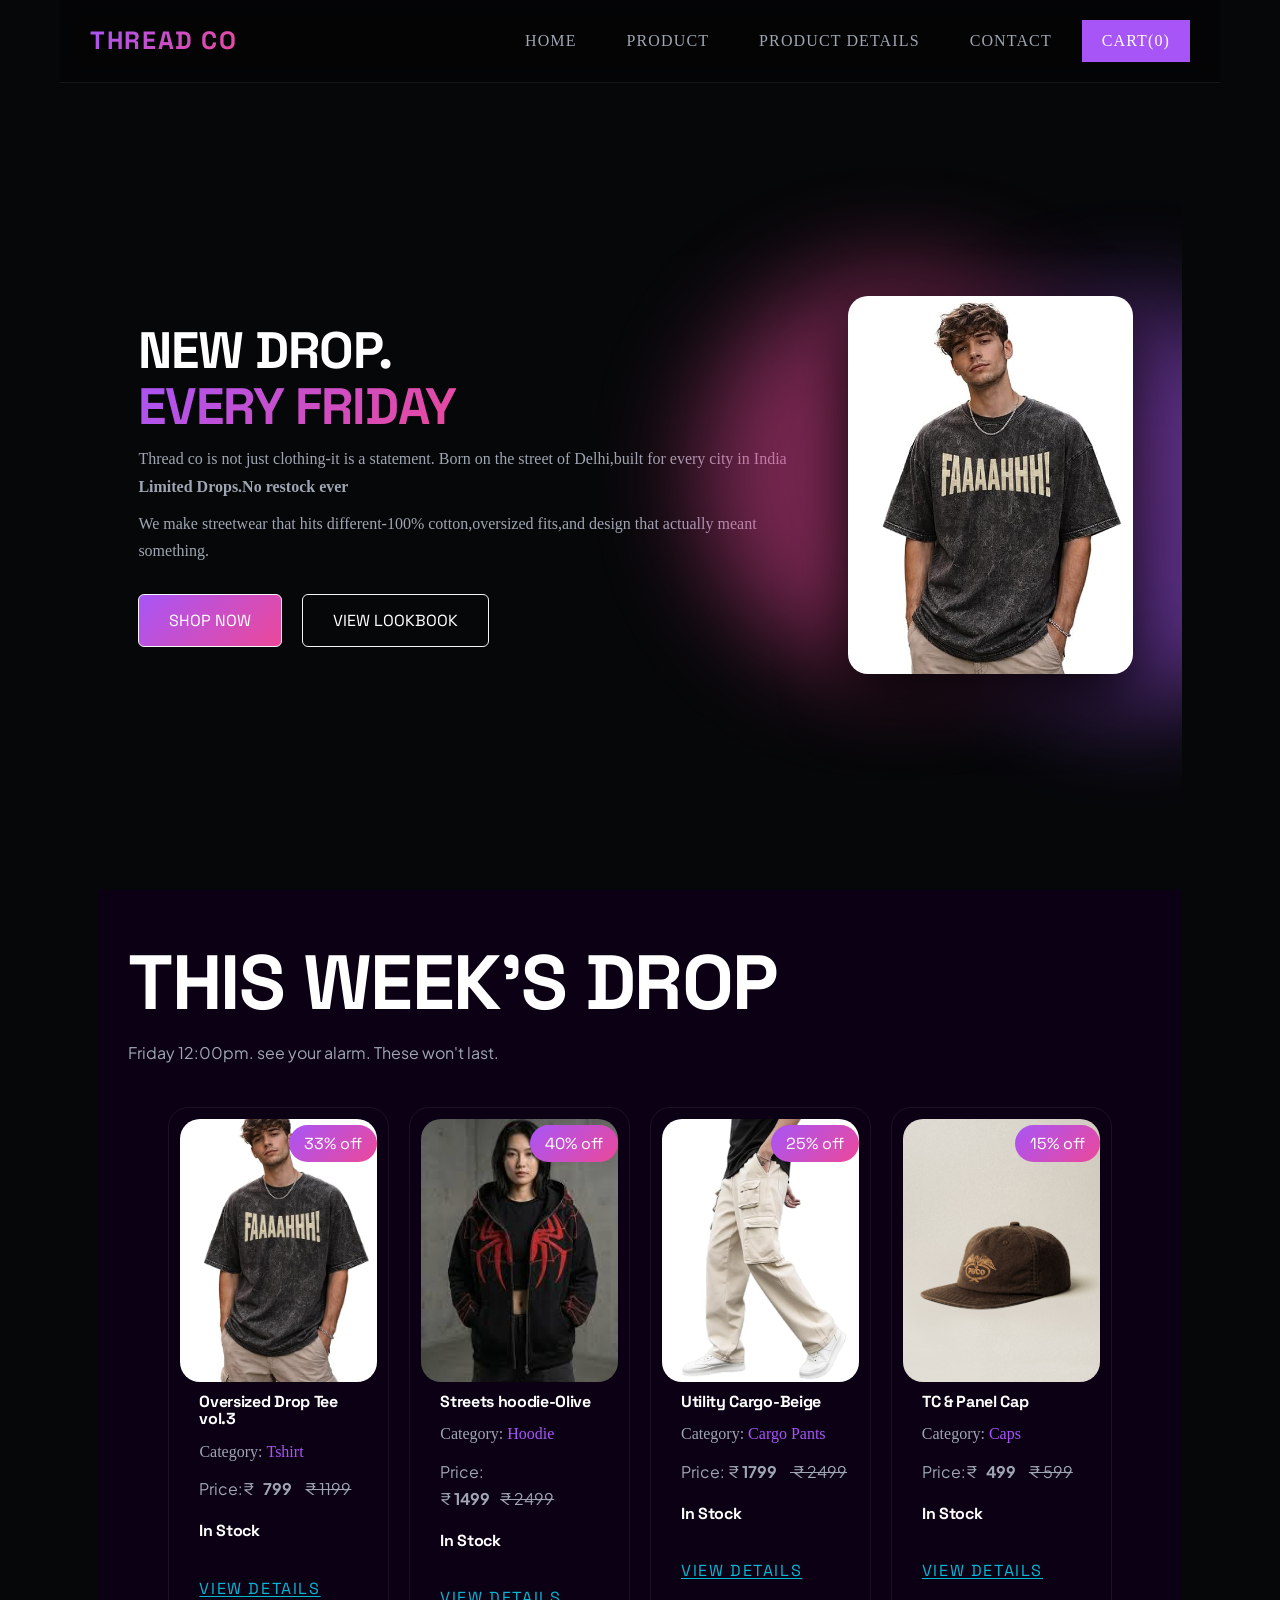
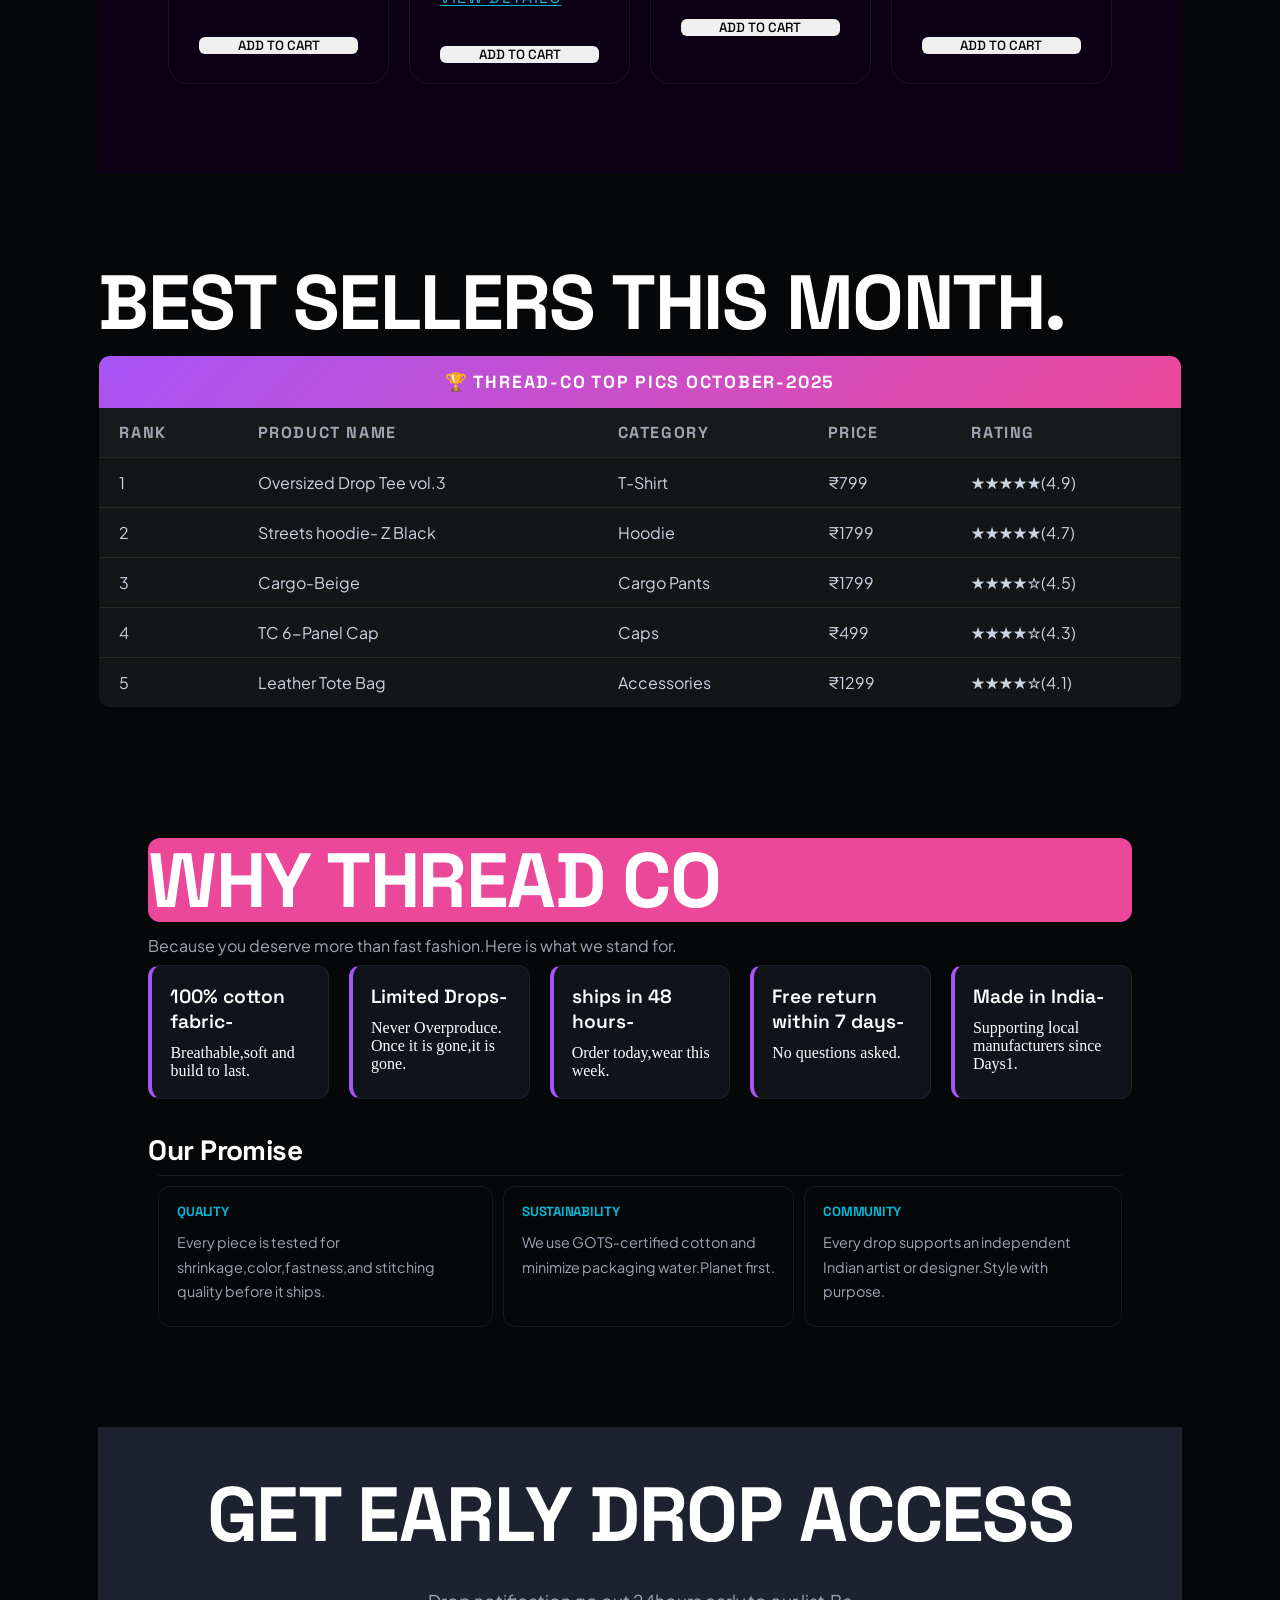
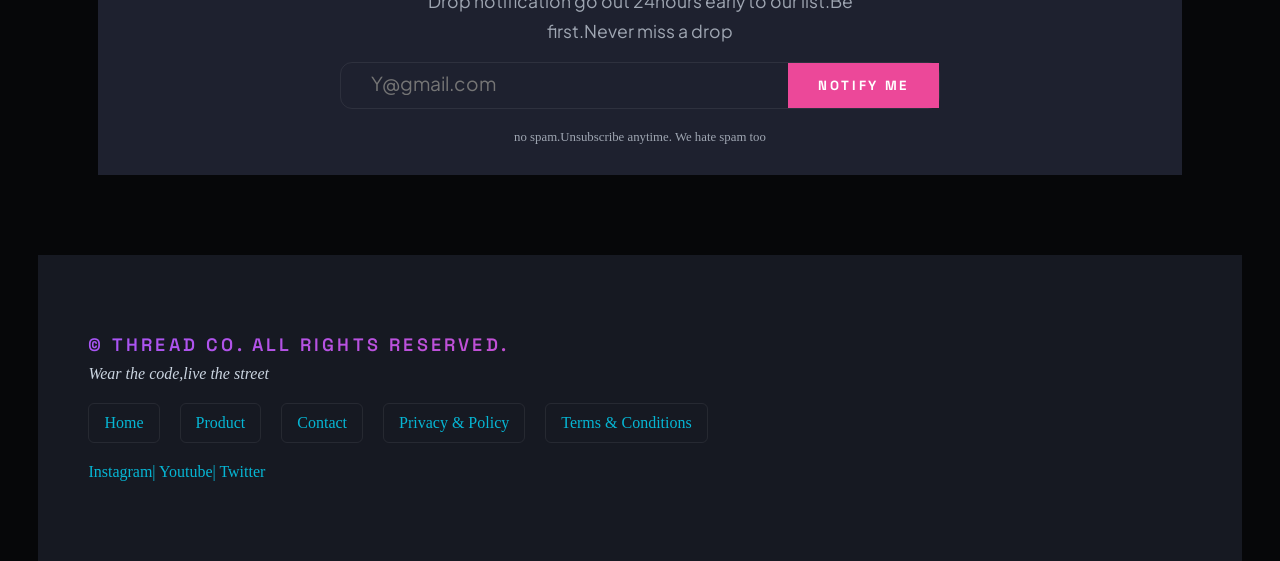
<file: Index.html>
<!DOCTYPE html>
<html lang="en">
<head>
    <meta charset="UTF-8">
    <meta name="viewport" content="width=device-width, initial-scale=1.0">
    <title>Thread co-wear the code.live the street</title>
    <link rel="stylesheet" href="style.css">
</head>
<body>
    <header>
        <h1>Thread co</h1>
        <!-- <em>wear the code.live the street</em> -->
         <nav>
        <ul type="disc" class="random">
            <li>
                <a href="project.html">Home</a>
            </li>
            <li>
                <a href="product.html">Product</a>
            </li>
            <li>
                <a href="product.html">Product details</a>
            </li>
            <li>
                <a href="contact.html">Contact</a>
            </li>
            <li>
                <a href="" id="hey">Cart(0)</a>
            </li>
        </ul>
        </nav>
    </header>
    <main>
        <section id="hero">
            <div class="left-hero">
                <h2>New Drop.<br><span id="gradient-text">Every Friday</span></h2>
            <p>Thread co is not just clothing-it is a statement. Born on the street of Delhi,built for every city in India <b>Limited Drops.No restock ever</b></p>
            <p>We make streetwear that hits different-100% cotton,oversized fits,and design that actually meant something.</p>
            <div id="cta">
                <a href="product.html" class="btn1">Shop now</a>
                <a href="product.html" class="btn2">View lookbook</a>
            </div>
            </div>
            <div class="right-hero">
                <div class="glow orb1"></div>
                <div class="glow orb2"></div>
               <div class="right-hero-image"> <img src="WhatsApp Image 2026-08-08 at 10.28.36 AM.jpeg" alt="Product"> </div>>
            </div>
        </section>
        <section id="week-drop">
            
            <h2>This week's Drop</h2>
            <p>Friday 12:00pm. see your alarm. These won't last.</p>
            <div class="cards">

           <article>
           <figure>
                <img src="WhatsApp Image 2026-08-08 at 10.28.36 AM.jpeg" alt="Product">
                <figurecaption>Oversized Drop Tee vol.3</figurecaption>
            </figure>
            
            <h5>Oversized Drop Tee vol.3</h5>

            <p>Category: <span>Tshirt</span></p>
            <p>Price:&#8377 &nbsp; <b>799</b> <s>&#8377&nbsp;1199</s></p>
            <p>  <mark>33% off</mark></p>
            <h5>In Stock</h5>
            <br>
            <a href="">View details</a><br>
            <button>Add to cart</button>
            </article>
            <br><br> 
           <article>
            <figure>
                <img src="images.jpg" alt="Product">
                <figurecaption>Street hoodie-Z Black</figurecaption>
            </figure>
            <h5>Streets hoodie-Olive</h5>
            <p>Category:<span> Hoodie</span></p>
            <p>Price: &#8377&nbsp;<b>1499</b><s>&#8377&nbsp;2499</s></p>
           <p> <mark>40% off</mark></p>
            <h5>In Stock</h5>
            <br>
            <a href="">View details</a><br>
            <button>Add to cart</button>
            </article>
            <br><br>
            <article>
            <figure>
                <img src="WhatsApp Image 2026-08-08 at 10.28.08 AM.jpeg" alt="Product">
                <figurecaption>Utility Cargo-Beige</figurecaption>
            </figure>
            <h5>Utility Cargo-Beige</h5>

            <p>Category:<span> Cargo Pants</span></p>
            <p>Price:&nbsp;&#8377&nbsp;<b>1799&nbsp;</b><s>&nbsp;&#8377&nbsp;2499</s></p>
            <p><mark>25% off</mark></p>
            <h5>In Stock</h5>
            <br>
            <a href="">View details</a><br>
            <button>Add to cart</button>
            </article>
            <br><br>
            <article>
            <figure>
                  <img src="P_Cocaps_0010_IMG_6403-2.jpg" alt="Product">
                <figurecaption>TC & Panel Cap</figurecaption>
            </figure>
            <h5>TC & Panel Cap</h5>        
            <p>Category:<span> Caps</span></p>
            <p>Price:&#8377 &nbsp; <b>499</b> <s>&#8377&nbsp;599</s></p>
            <p><mark>15% off</mark></p>
            <h5>In Stock</h5>
            <br>
            <a href="">View details</a><br><br>
            <button>Add to cart</button>
            </article>
            </div>
        </section>
            <br><br>

        <section class="best-sellers">
           <h2> Best sellers this month.</h2>
      <div id="table-scroll">
      <Table>
        <t head>
          <tr>
           <th colspan="5" >&#127942 Thread-Co Top Pics October-2025</th> 
          </tr>
        
          <tr>
            <th >Rank</th>
            <th>Product Name</th>
            <th>Category</th>
            <th>Price</th>
            <th>Rating</th>
          </tr>
        </t head>
        <tbody>
          <tr>
            <td>1</td>
            <td>Oversized Drop Tee vol.3</td>
            <td>T-Shirt</td>
            <td>&#8377;799</td>
            <td>&#9733;&#9733;&#9733;&#9733;&#9733;(4.9)</td>
          </tr>
          <tr>
            <td>2</td>
            <td>Streets hoodie- Z Black</td>
            <td>Hoodie</td>
            <td>&#8377;1799</td>
            <td>&#9733;&#9733;&#9733;&#9733;&#9733;(4.7)</td>
          </tr>
          <tr>
            <td>3</td>
            <td>Cargo-Beige</td>
            <td>Cargo Pants</td>
            <td>&#8377;1799</td>
            <td>&#9733;&#9733;&#9733;&#9733;&#9734;(4.5)</td>
          </tr>
          <tr>
            <td>4</td>
            <td>TC 6-Panel Cap</td>
            <td>Caps</td>
            <td>&#8377;499</td>
            <td>&#9733;&#9733;&#9733;&#9733;&#9734;(4.3)</td>
          </tr>
          <tr>
            <td>5</td>
            <td>Leather Tote Bag</td>
            <td>Accessories</td>
            <td>&#8377;1299</td>
            <td>&#9733;&#9733;&#9733;&#9733;&#9734;(4.1)</td>
          </tr>
        </tbody>
      </Table>
      </div>
    
        </section>
        
        <section id="why-threadco">
            <h2>Why Thread Co</h2>
            <p>Because you deserve more than fast fashion.Here is what we stand for.</p>
            <ul type="disc" class="features">
                <li><strong>100% cotton fabric-</strong>Breathable,soft and build to last.</li>
                <li><strong>Limited Drops-</strong>Never Overproduce. Once it is gone,it is gone.</li>
                <li><strong>ships in 48 hours-</strong>Order today,wear this week.</li>
                <li><strong>Free return within 7 days-</strong>No questions asked.</li>
                <li><strong>Made in India-</strong>Supporting local manufacturers since Days1.</li>
            </ul><br><br>
            <h3>Our Promise</h3>
            <div id="our-promise">
                <section>
                    <h5>Quality</h5>
                    <p>Every piece is tested for shrinkage,color,fastness,and stitching quality before it ships.</p>
                </section>
                <section>
                    <h5>Sustainability</h5>
                    <p>We use GOTS-certified cotton and minimize packaging water.Planet first.</p>
                </section>
                <section>
                    <h5>Community</h5>
                    <p>Every drop supports an independent Indian artist or designer.Style with purpose.</p>
                </section>
                
                
            </div>
        </section>
        
        <section id="get-early">
            <h2>Get Early Drop Access</h2>
            <p>Drop notification go out 24hours early to our list.Be first.Never miss a drop</p>
            <form>
                <!-- <label for="email">Your Email:</label> -->
            <input type="email" id="email" placeholder="Y@gmail.com">
            <button>Notify me</button>
            </form>
            <br>
            <small>no spam.Unsubscribe anytime. We hate spam too</small>
            
    </section>
    </main>
    <footer id="foot">
        <h4>&copy Thread co. All rights reserved.</h4>
        <em>Wear the code,live the street</em>
        <ul id="list" >
            <li>
                <a href="project.html">Home</a>
            </li>
            <li>
                <a href="product.html">Product</a>
            </li>
            <li>
                <a href="contact.html">Contact</a>
            <li>
                <a href="">Privacy & Policy</a>
            </li>
            <li>
                <a href="">Terms & Conditions</a>
            </li>
        </ul>
        <a href="">Instagram| </a>
        <a href="">Youtube| </a>
        <a href="">Twitter </a>

</footer>

</body>
</html>
</file>
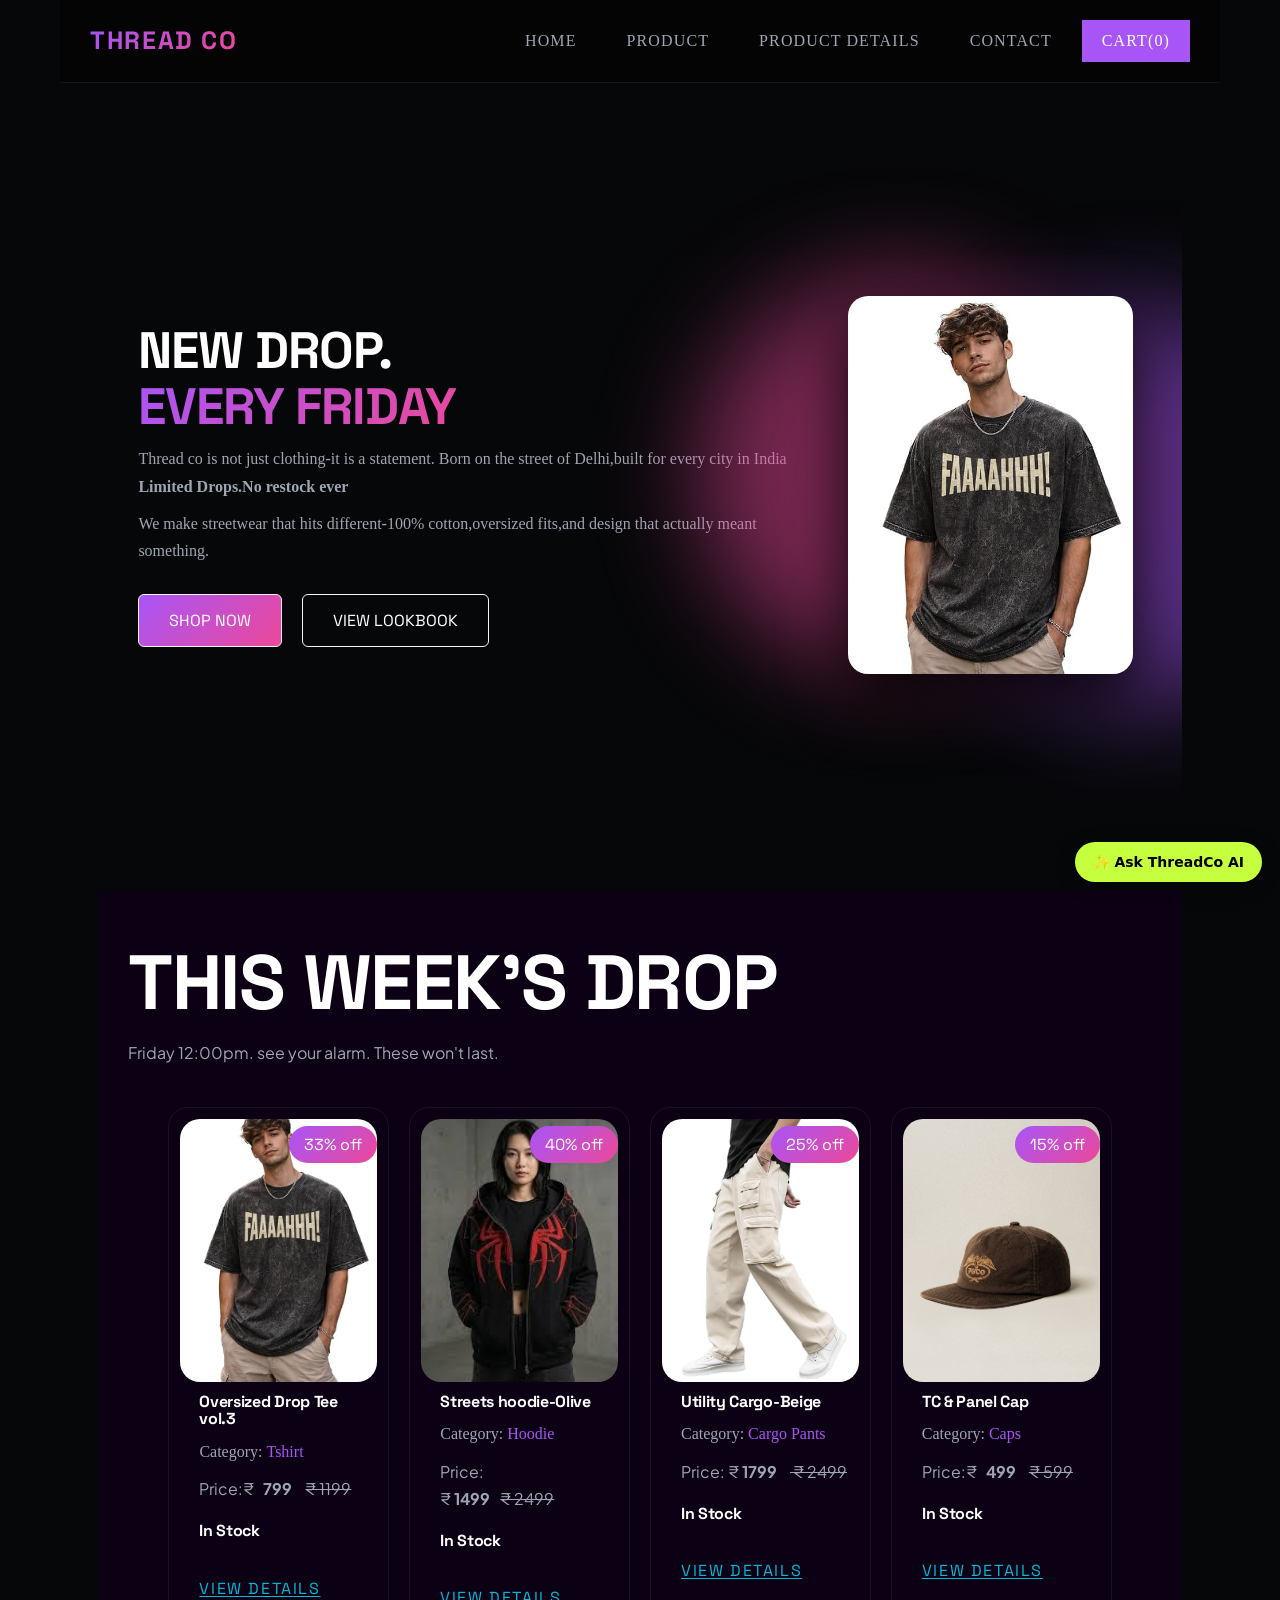
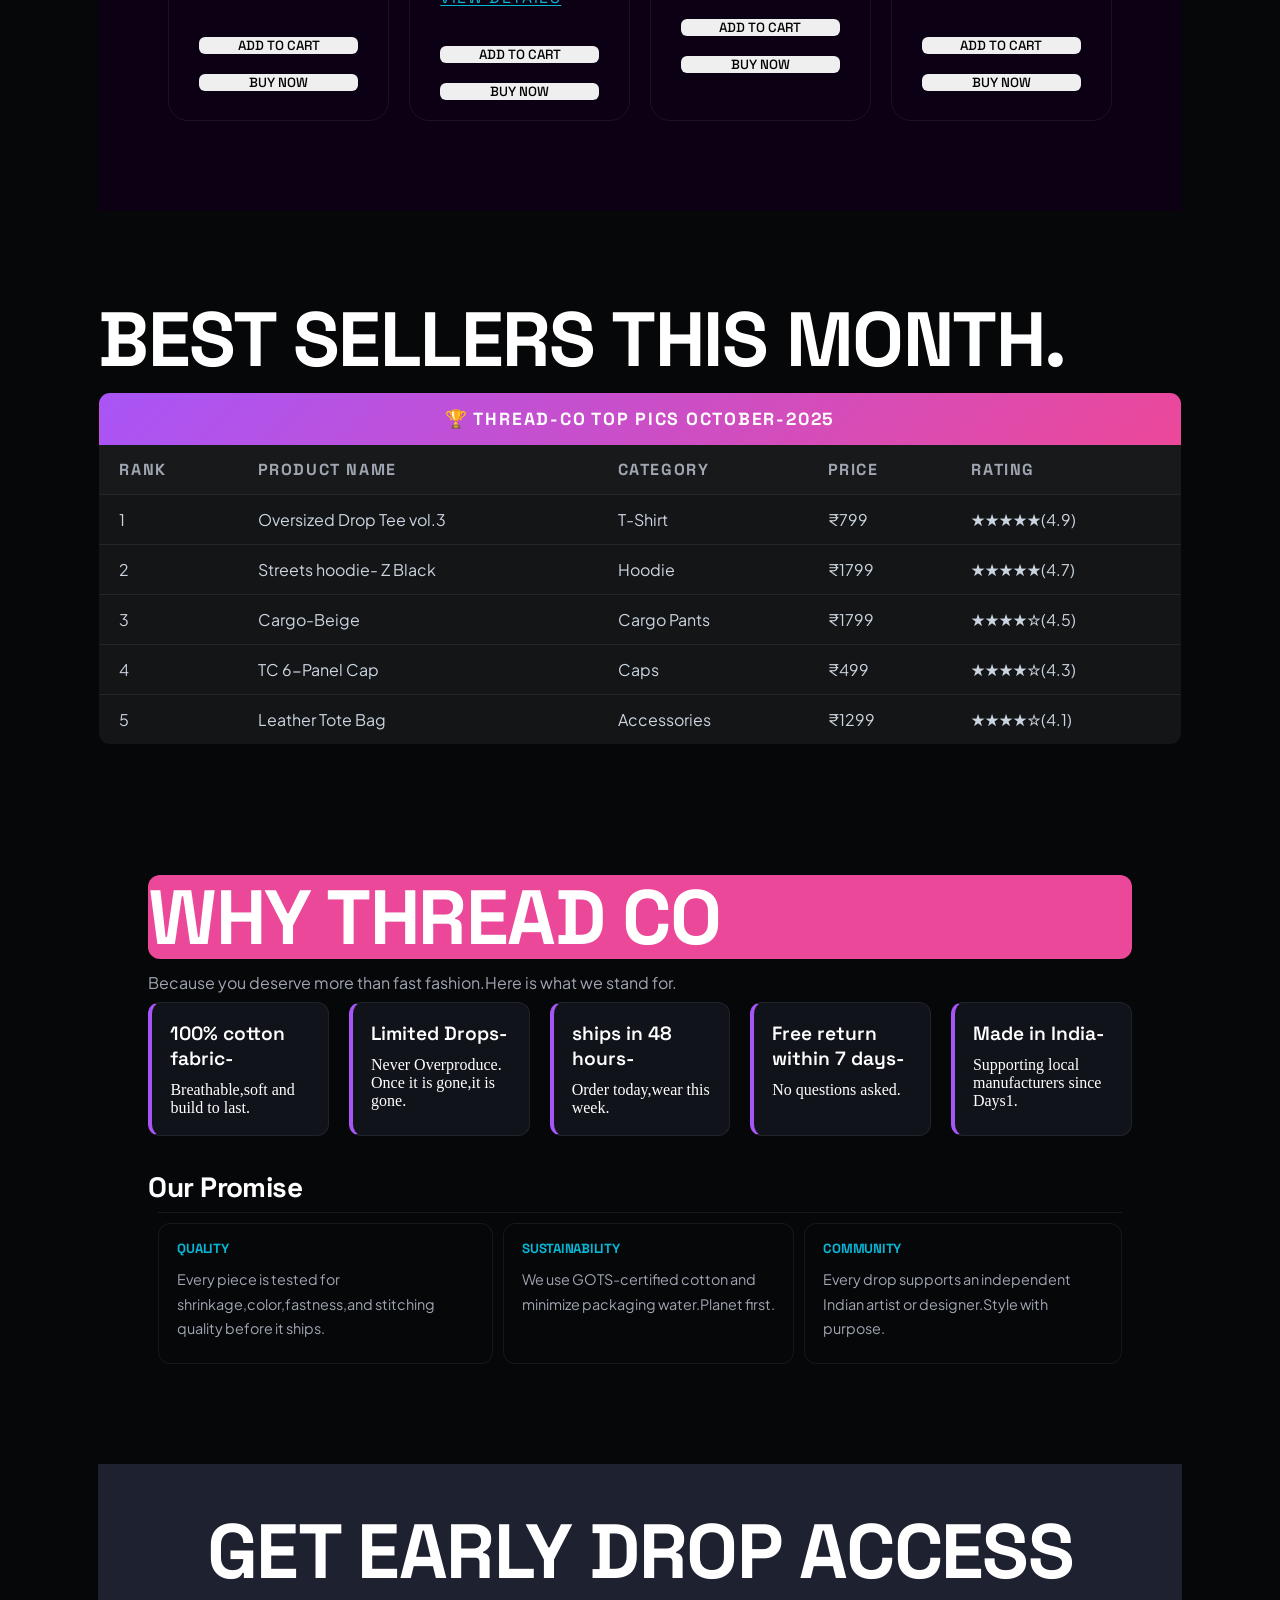
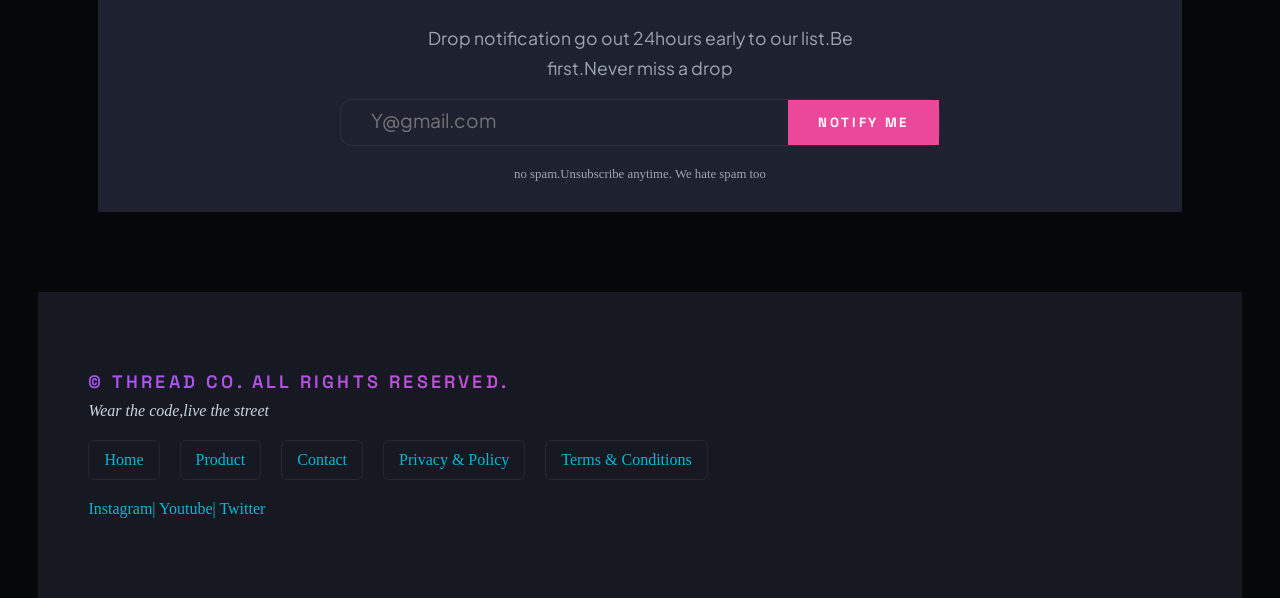
<file: index.html>
<!DOCTYPE html>
<html lang="en">
<head>
    <meta charset="UTF-8">
    <meta name="viewport" content="width=device-width, initial-scale=1.0">
    <title>Thread co-wear the code.live the street</title>
    <link rel="stylesheet" href="style.css">
    <script src="script.js" defer></script>
    <script src="threadco-ai-assistance.js" defer></script>
</head>
<body>
    <header>
        <h1>Thread co</h1>
        <!-- <em>wear the code.live the street</em> -->
         <nav>
        <ul type="disc" class="random">
            <li>
                <a href="index.html">Home</a>
            </li>
            <li>
                <a href="product.html">Product</a>
            </li>
            <li>
                <a href="product.html">Product details</a>
            </li>
            <li>
                <a href="contact.html">Contact</a>
            </li>
            <li>
                <a href="cart.html" id="hey">Cart(0)</a>
            </li>
        </ul>
        </nav>
    </header>
    <main>
        <section id="hero">
            <div class="left-hero">
                <h2>New Drop.<br><span id="gradient-text">Every Friday</span></h2>
            <p>Thread co is not just clothing-it is a statement. Born on the street of Delhi,built for every city in India <b>Limited Drops.No restock ever</b></p>
            <p>We make streetwear that hits different-100% cotton,oversized fits,and design that actually meant something.</p>
            <div id="cta">
                <a href="product.html" class="btn1">Shop now</a>
                <a href="product.html" class="btn2">View lookbook</a>
            </div>
            </div>
            <div class="right-hero">
                <div class="glow orb1"></div>
                <div class="glow orb2"></div>
               <div class="right-hero-image"> <img src="WhatsApp Image 2026-08-08 at 10.28.36 AM.jpeg" alt="Product"> </div>>
            </div>
        </section>
        <section id="week-drop">
            
            <h2>This week's Drop</h2>
            <p>Friday 12:00pm. see your alarm. These won't last.</p>
            <div class="cards">

           <article>
           <figure>
                <img src="WhatsApp Image 2026-08-08 at 10.28.36 AM.jpeg" alt="Product">
                <figurecaption>Oversized Drop Tee vol.3</figurecaption>
            </figure>
            
            <h5>Oversized Drop Tee vol.3</h5>

            <p>Category: <span>Tshirt</span></p>
            <p>Price:&#8377 &nbsp; <b>799</b> <s>&#8377&nbsp;1199</s></p>
            <p>  <mark>33% off</mark></p>
            <h5>In Stock</h5>
            <br>
            <a href="">View details</a><br>
            <button onclick="addToCart('Oversized Drop Tee vol.3', 799)">Add to cart</button>
               <button onclick="buyNow('Oversized Drop Tee vol.3', 799)">Buy Now</button>
            </article>
            <br><br> 
           <article>
            <figure>
                <img src="images.jpg" alt="Product">
                <figurecaption>Street hoodie-Z Black</figurecaption>
            </figure>
            <h5>Streets hoodie-Olive</h5>
            <p>Category:<span> Hoodie</span></p>
            <p>Price: &#8377&nbsp;<b>1499</b><s>&#8377&nbsp;2499</s></p>
           <p> <mark>40% off</mark></p>
            <h5>In Stock</h5>
            <br>
            <a href="">View details</a><br>
            <button onclick="addToCart('Streets hoodie-Olive', 1499)">Add to cart</button>
               <button onclick="buyNow('Streets hoodie-Olive', 1499)">Buy Now</button>
            </article>
            <br><br>
            <article>
            <figure>
                <img src="WhatsApp Image 2026-08-08 at 10.28.08 AM.jpeg" alt="Product">
                <figurecaption>Utility Cargo-Beige</figurecaption>
            </figure>
            <h5>Utility Cargo-Beige</h5>

            <p>Category:<span> Cargo Pants</span></p>
            <p>Price:&nbsp;&#8377&nbsp;<b>1799&nbsp;</b><s>&nbsp;&#8377&nbsp;2499</s></p>
            <p><mark>25% off</mark></p>
            <h5>In Stock</h5>
            <br>
            <a href="">View details</a><br>
            <button onclick="addToCart('Utility Cargo-Beige', 1799)">Add to cart</button>
                <button onclick="buyNow('Utility Cargo-Beige', 1799)">Buy Now</button>
            </article>
            <br><br>
            <article>
            <figure>
                  <img src="P_Cocaps_0010_IMG_6403-2.jpg" alt="Product">
                <figurecaption>TC & Panel Cap</figurecaption>
            </figure>
            <h5>TC & Panel Cap</h5>        
            <p>Category:<span> Caps</span></p>
            <p>Price:&#8377 &nbsp; <b>499</b> <s>&#8377&nbsp;599</s></p>
            <p><mark>15% off</mark></p>
            <h5>In Stock</h5>
            <br>
            <a href="">View details</a><br><br>
            <button onclick="addToCart('TC & Panel Cap', 499)">Add to cart</button>
                <button onclick="buyNow('TC & Panel Cap', 499)">Buy Now</button>
            </article>
            </div>
        </section>
            <br><br>

        <section class="best-sellers">
           <h2> Best sellers this month.</h2>
      <div id="table-scroll">
      <Table>
        <t head>
          <tr>
           <th colspan="5" >&#127942 Thread-Co Top Pics October-2025</th> 
          </tr>
        
          <tr>
            <th >Rank</th>
            <th>Product Name</th>
            <th>Category</th>
            <th>Price</th>
            <th>Rating</th>
          </tr>
        </t head>
        <tbody>
          <tr>
            <td>1</td>
            <td>Oversized Drop Tee vol.3</td>
            <td>T-Shirt</td>
            <td>&#8377;799</td>
            <td>&#9733;&#9733;&#9733;&#9733;&#9733;(4.9)</td>
          </tr>
          <tr>
            <td>2</td>
            <td>Streets hoodie- Z Black</td>
            <td>Hoodie</td>
            <td>&#8377;1799</td>
            <td>&#9733;&#9733;&#9733;&#9733;&#9733;(4.7)</td>
          </tr>
          <tr>
            <td>3</td>
            <td>Cargo-Beige</td>
            <td>Cargo Pants</td>
            <td>&#8377;1799</td>
            <td>&#9733;&#9733;&#9733;&#9733;&#9734;(4.5)</td>
          </tr>
          <tr>
            <td>4</td>
            <td>TC 6-Panel Cap</td>
            <td>Caps</td>
            <td>&#8377;499</td>
            <td>&#9733;&#9733;&#9733;&#9733;&#9734;(4.3)</td>
          </tr>
          <tr>
            <td>5</td>
            <td>Leather Tote Bag</td>
            <td>Accessories</td>
            <td>&#8377;1299</td>
            <td>&#9733;&#9733;&#9733;&#9733;&#9734;(4.1)</td>
          </tr>
        </tbody>
      </Table>
      </div>
    
        </section>
        
        <section id="why-threadco">
            <h2>Why Thread Co</h2>
            <p>Because you deserve more than fast fashion.Here is what we stand for.</p>
            <ul type="disc" class="features">
                <li><strong>100% cotton fabric-</strong>Breathable,soft and build to last.</li>
                <li><strong>Limited Drops-</strong>Never Overproduce. Once it is gone,it is gone.</li>
                <li><strong>ships in 48 hours-</strong>Order today,wear this week.</li>
                <li><strong>Free return within 7 days-</strong>No questions asked.</li>
                <li><strong>Made in India-</strong>Supporting local manufacturers since Days1.</li>
            </ul><br><br>
            <h3>Our Promise</h3>
            <div id="our-promise">
                <section>
                    <h5>Quality</h5>
                    <p>Every piece is tested for shrinkage,color,fastness,and stitching quality before it ships.</p>
                </section>
                <section>
                    <h5>Sustainability</h5>
                    <p>We use GOTS-certified cotton and minimize packaging water.Planet first.</p>
                </section>
                <section>
                    <h5>Community</h5>
                    <p>Every drop supports an independent Indian artist or designer.Style with purpose.</p>
                </section>
                
                
            </div>
        </section>
        
        <section id="get-early">
            <h2>Get Early Drop Access</h2>
            <p>Drop notification go out 24hours early to our list.Be first.Never miss a drop</p>
            <form>
                <!-- <label for="email">Your Email:</label> -->
            <input type="email" id="email" placeholder="Y@gmail.com">
            <button>Notify me</button>
            </form>
            <br>
            <small>no spam.Unsubscribe anytime. We hate spam too</small>
            
    </section>
    </main>
    <footer id="foot">
        <h4>&copy Thread co. All rights reserved.</h4>
        <em>Wear the code,live the street</em>
        <ul id="list" >
            <li>
                <a href="index.html">Home</a>
            </li>
            <li>
                <a href="product.html">Product</a>
            </li>
            <li>
                <a href="contact.html">Contact</a>
            <li>
                <a href="">Privacy & Policy</a>
            </li>
            <li>
                <a href="">Terms & Conditions</a>
            </li>
        </ul>
        <a href="">Instagram| </a>
        <a href="">Youtube| </a>
        <a href="">Twitter </a>

</footer>

</body>
</html>
</file>
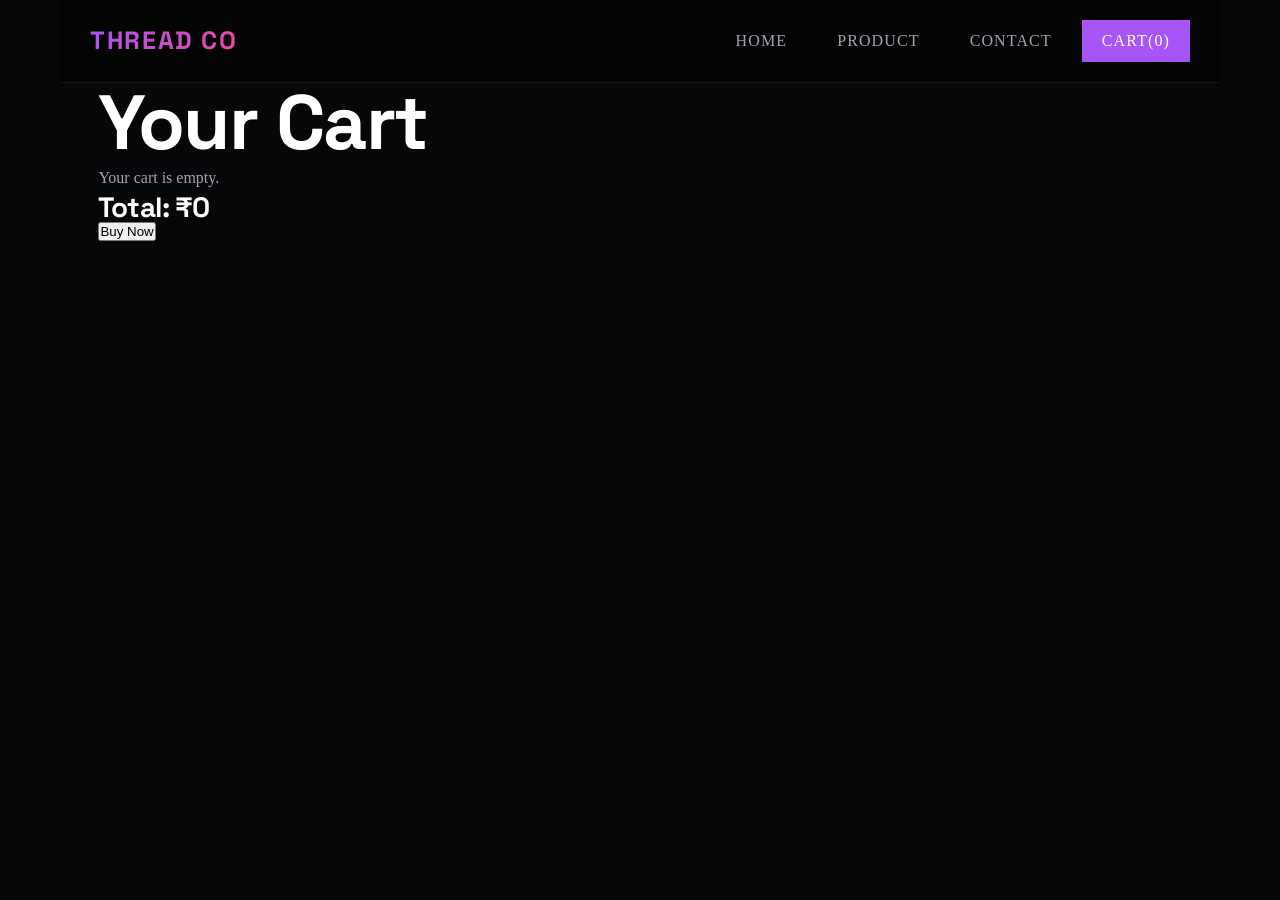
<file: cart.html>
<!DOCTYPE html>
<html lang="en">
<head>
    <meta charset="UTF-8">
    <meta name="viewport" content="width=device-width, initial-scale=1.0">
    <title>Thread Co - Cart</title>
    <link rel="stylesheet" href="style.css">
</head>

<body>

<header>
    <h1>Thread co</h1>
    <nav>
        <ul class="random">
            <li><a href="index.html">Home</a></li>
            <li><a href="product.html">Product</a></li>
            <li><a href="contact.html">Contact</a></li>
            <li><a href="cart.html" id="hey">Cart(0)</a></li>
        </ul>
    </nav>
</header>

<main>
    <section>
        <h2>Your Cart</h2>

        <div id="cart-items"></div>

        <h3 id="cart-total">Total: ₹0</h3>

        <button onclick="checkout()">Buy Now</button>
    </section>
</main>

<script>
let cart = JSON.parse(localStorage.getItem("cart")) || [];

function displayCart() {
    const container = document.getElementById("cart-items");
    const totalElement = document.getElementById("cart-total");

    container.innerHTML = "";

    if (cart.length === 0) {
        container.innerHTML = "<p>Your cart is empty.</p>";
        totalElement.textContent = "Total: ₹0";
        updateCount();
        return;
    }

    let total = 0;

    cart.forEach((item, index) => {
        total += item.price;

        const div = document.createElement("div");

        div.innerHTML = `
            <h3>${item.name}</h3>
            <p>Price: ₹${item.price}</p>
            <button onclick="removeItem(${index})">Remove</button>
            <hr>
        `;

        container.appendChild(div);
    });

    totalElement.textContent = "Total: ₹" + total;

    updateCount();
}

function removeItem(index) {
    cart.splice(index, 1);

    localStorage.setItem("cart", JSON.stringify(cart));

    displayCart();
}

function updateCount() {
    document.getElementById("hey").textContent = "Cart(" + cart.length + ")";
}

function checkout() {
    if (cart.length === 0) {
        alert("Your cart is empty!");
        return;
    }

    alert("Order placed successfully!");
}

displayCart();
</script>

</body>
</html>
</file>
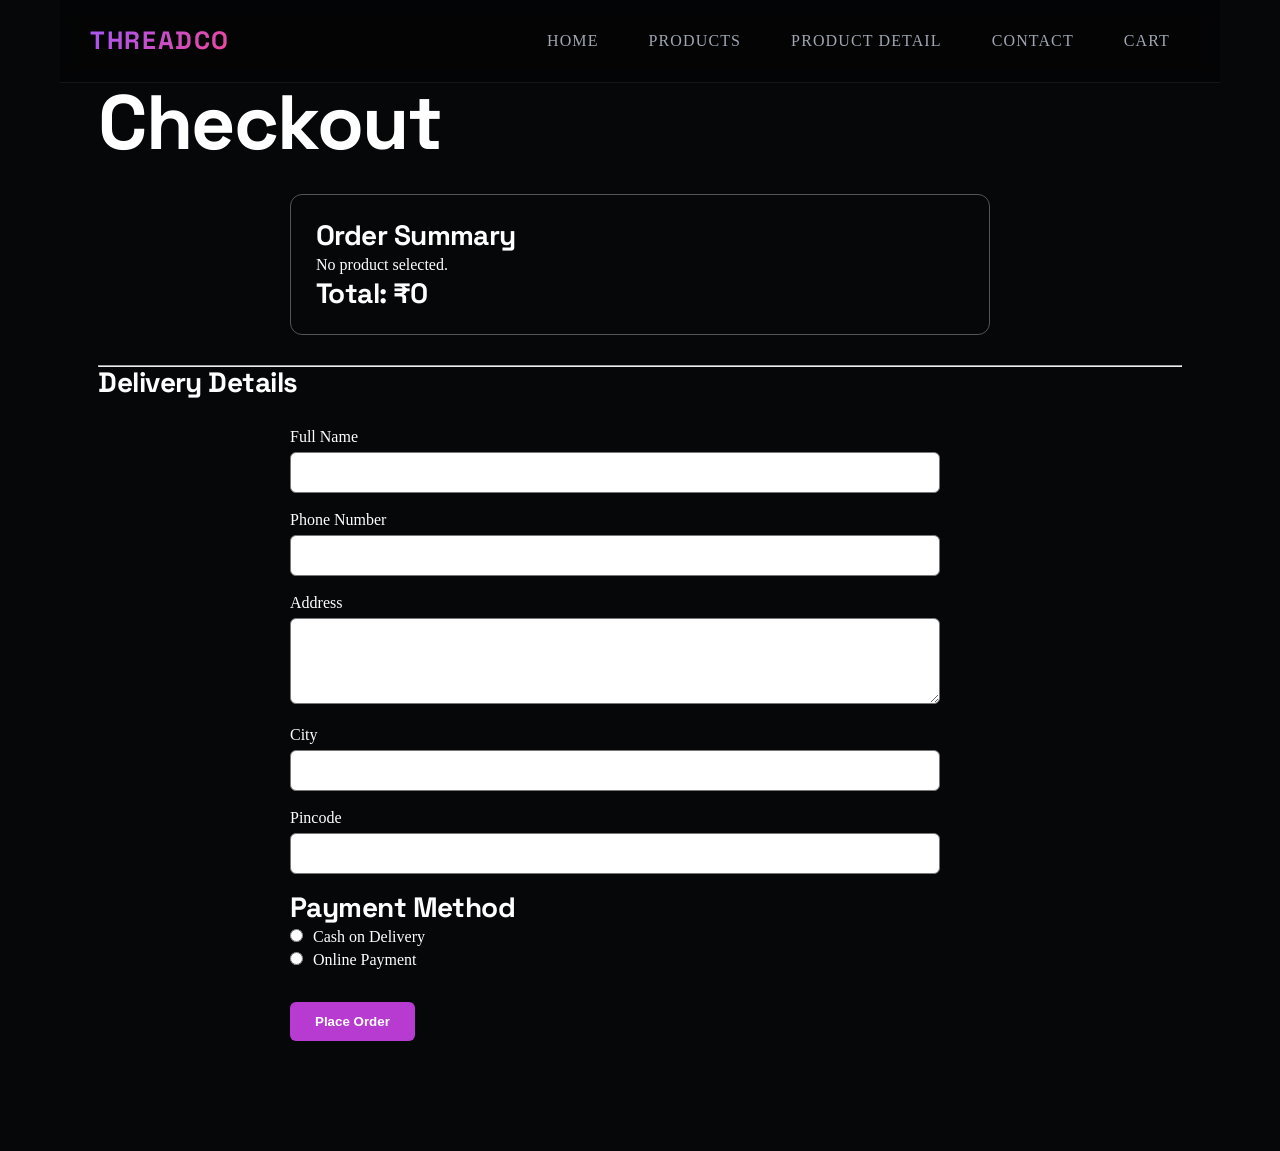
<file: checkout.html>
<!DOCTYPE html>
<html lang="en">
<head>
    <meta charset="UTF-8">
    <meta name="viewport" content="width=device-width, initial-scale=1.0">
    <title>ThreadCo - Checkout</title>
    <link rel="stylesheet" href="style.css">
</head>

<body>

<header>
    <h1>ThreadCo</h1>
    <nav>
        <ul class="random">
            <li><a href="index.html">Home</a></li>
            <li><a href="product.html">Products</a></li>
            <li><a href="prod-detail.html">Product Detail</a></li>
            <li><a href="contact.html">Contact</a></li>
            <li><a href="cart.html">Cart</a></li>
        </ul>
    </nav>
</header>

<main>
    <section>
        <h2>Checkout</h2>

        <div id="order-summary">
            <h3>Order Summary</h3>
            <div id="product-info"></div>
            <h3 id="total"></h3>
        </div>

        <hr>

        <h3>Delivery Details</h3>

        <form id="checkout-form">

            <label for="name">Full Name</label><br>
            <input type="text" id="name" required><br><br>

            <label for="phone">Phone Number</label><br>
            <input type="tel" id="phone" pattern="[0-9]{10}" maxlength="10" required><br><br>

            <label for="address">Address</label><br>
            <textarea id="address" rows="4" required></textarea><br><br>

            <label for="city">City</label><br>
            <input type="text" id="city" required><br><br>

            <label for="pincode">Pincode</label><br>
            <input type="text" id="pincode" pattern="[0-9]{6}" maxlength="6" required><br><br>

            <h3>Payment Method</h3>

            <label>
                <input type="radio" name="payment" value="cod" required>
                Cash on Delivery
            </label>
            <br>

            <label>
                <input type="radio" name="payment" value="online">
                Online Payment
            </label>

            <br><br>

            <button type="submit">Place Order</button>

        </form>

        <div id="confirmation" style="display:none;">
            <h2>🎉 Order Placed Successfully!</h2>
            <p>Thank you for shopping with ThreadCo.</p>
            <p id="order-message"></p>
            <a href="index.html">Continue Shopping</a>
        </div>

    </section>
</main>

<script>

const product = JSON.parse(localStorage.getItem("buyNowProduct"));

const productInfo = document.getElementById("product-info");
const total = document.getElementById("total");

if (product) {

    productInfo.innerHTML = `
        <p><strong>Product:</strong> ${product.name}</p>
        <p><strong>Price:</strong> ₹${product.price}</p>
    `;

    total.textContent = "Total: ₹" + product.price;

} else {

    productInfo.innerHTML = "<p>No product selected.</p>";
    total.textContent = "Total: ₹0";

}

document.getElementById("checkout-form").addEventListener("submit", function(event) {

    event.preventDefault();

    const name = document.getElementById("name").value;

    document.getElementById("checkout-form").style.display = "none";
    document.getElementById("order-summary").style.display = "none";

    document.getElementById("confirmation").style.display = "block";

    document.getElementById("order-message").textContent =
        "Thank you, " + name + "! Your order has been received.";

    localStorage.removeItem("buyNowProduct");

});

</script>

</body>
</html>
</file>
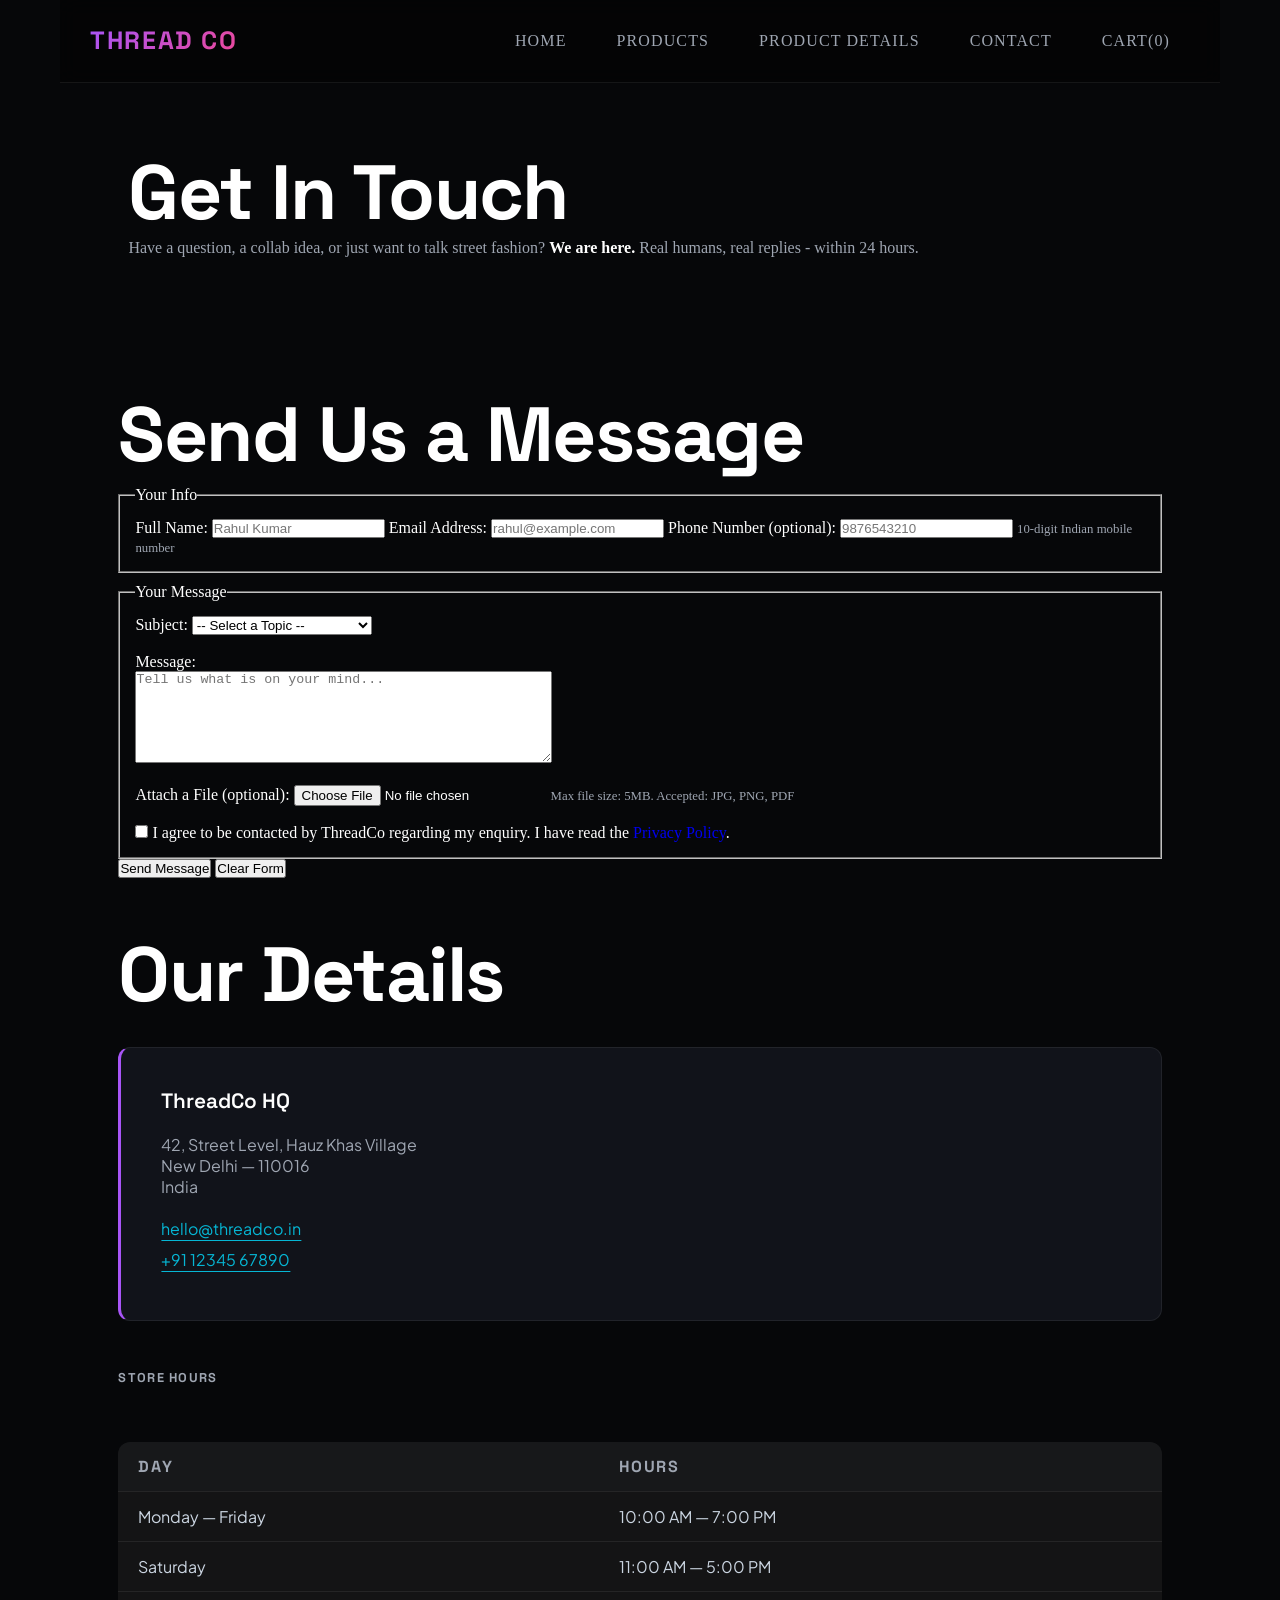
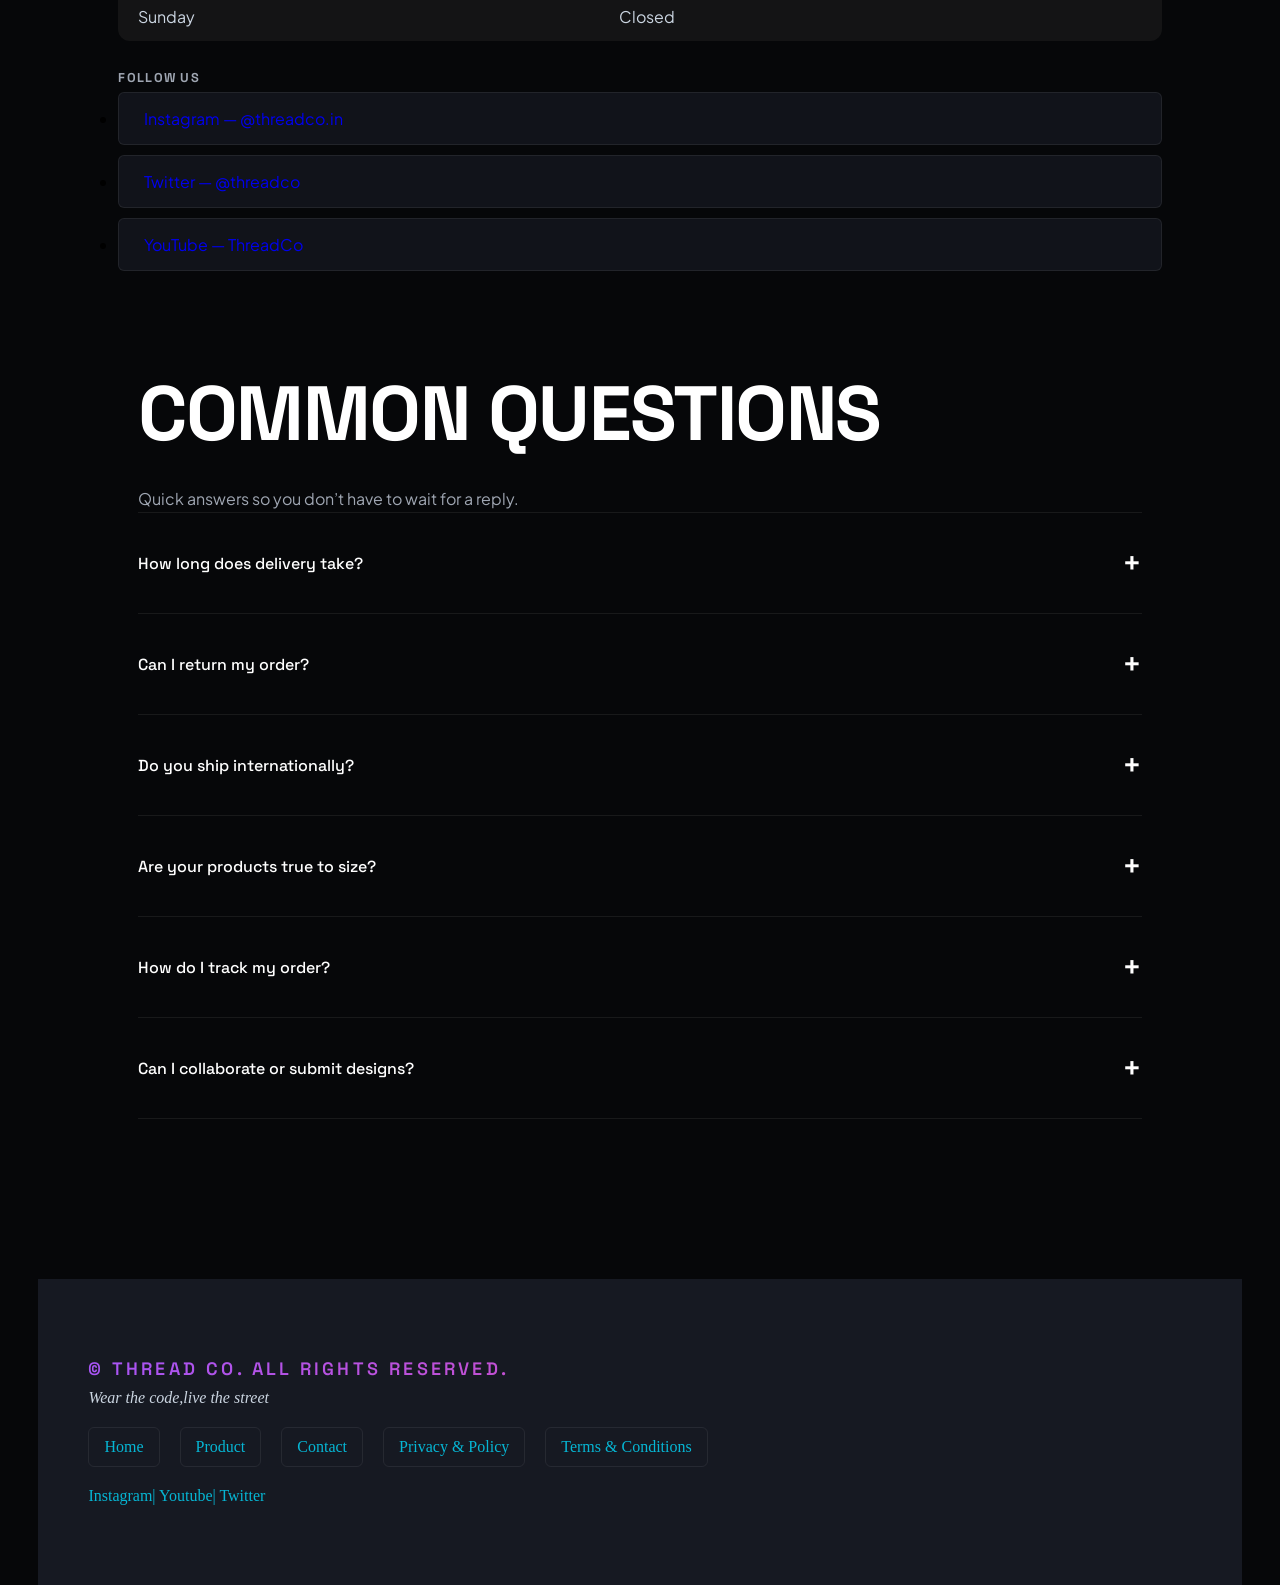
<file: contact.html>
<!DOCTYPE html>
<html lang="en">

<head>
    <meta charset="UTF-8">
    <meta name="viewport" content="width=device-width, initial-scale=1.0">
    <title>Contact - ThreadCo</title>
    <link rel="stylesheet" href="style.css">
</head>

<body>
    <!-- <header>
        <h1>ThreadCo</h1>
        <nav>
            <ul>
                <li><a href="index.html">Home</a></li>
                <li><a href="products.html">Products</a></li>
                <li><a href="product.html">Product Detail</a></li>
                <li><a href="contact.html">Contact</a></li>
                <li><a href="#">Cart (0)</a></li>
            </ul>
        </nav>
    </header> -->
    <header>
 <h1>Thread Co</h1>
 
 <nav>
  <ul type="disc" class="random">
   <li>
   <a href="index.html">Home</a>
   </li>
   <li>
   <a href="product.html">Products</a>
   </li>
   <li>
   <a href="prod-detail.html">Product details</a>
   </li>
   <li>
   <a href="contact.html">Contact</a>
   </li>
   <li>
   <a href="">Cart(0)</a>
   </li>
 </ul>
 </nav>
</header>

    <main>
        <section class="get-in-touch">
            <h2>Get In Touch</h2>
            <p>Have a question, a collab idea, or just want to talk street fashion? <strong>We are here.</strong> Real
                humans, real replies - within 24 hours.</p>
        </section>


        <div class="details">
            <section class="send-us-message">
                <h2>Send Us a Message</h2>

                <form action="">

                    <fieldset id="field">
                        <legend>Your Info</legend>

                        <label for="fullname" >Full Name:</label>
                        <input type="text" id="fullname" name="fullname" placeholder="Rahul Kumar" required
                            minlength="2" maxlength="60">

                        <label for="email" >Email Address:</label>
                        <input type="email" id="email" name="email" placeholder="rahul@example.com" required>

                        <label for="phone" >Phone Number (optional):</label>
                        <input type="tel" id="phone" name="phone" placeholder="9876543210">
                        <small>10-digit Indian mobile number</small>
                    </fieldset>


                    <fieldset id="field">
                        <legend>Your Message</legend>

                        <label for="subject">Subject:</label>
                        <select id="subject" name="subject" required>
                            <option value="">-- Select a Topic --</option>
                            <option value="order-issue">Order Issue</option>
                            <option value="return-refund">Return / Refund</option>
                            <option value="collaboration">Collaboration / Partnership</option>
                            <option value="wholesale">Wholesale Enquiry</option>
                            <option value="general">General Query</option>
                        </select>

                        <br><br>
                        <label for="message">Message:</label><br>
                        <textarea id="message" name="message" rows="6" cols="50"
                            placeholder="Tell us what is on your mind..." required minlength="20"></textarea>
                        <br><br>
                        <label for="attachment">Attach a File (optional):</label>
                        <input type="file" id="attachment" name="attachment">
                        <small>Max file size: 5MB. Accepted: JPG, PNG, PDF</small><br><br>


                        <div class="consent">
                            <input type="checkbox" id="consent" name="consent" required>
                            <label for="consent">
                                I agree to be contacted by ThreadCo regarding my enquiry.
                                I have read the <a href="#">Privacy Policy</a>.
                            </label>
                        </div>
                    </fieldset>


                    <div class="contact-btns">
                        <button type="submit">Send Message</button>
                        <button type="reset">Clear Form</button>
                    </div>

                </form>
            </section>
            <br><br><br>


            <section class="our-details">
                <h2>Our Details</h2>

                <address>
                    <strong>ThreadCo HQ</strong> <br>
                    42, Street Level, Hauz Khas Village <br>
                    New Delhi — 110016 <br>
                    India
                    <br><br>
                    <a href="mailto:shristhiverma05@gmail.com">hello@threadco.in</a>
                    <br>
                    <a href="tel:+911234567890">+91 12345 67890</a>
                </address>

                <div>
                    <h3>Store Hours</h3>
                    <div class="table-scroll">
                        <table>
                            <tr>
                                <th>Day</th>
                                <th>Hours</th>
                            </tr>
                            <tr>
                                <td>Monday — Friday</td>
                                <td>10:00 AM — 7:00 PM</td>
                            </tr>
                            <tr>
                                <td>Saturday</td>
                                <td>11:00 AM — 5:00 PM</td>
                            </tr>
                            <tr>
                                <td>Sunday</td>
                                <td>Closed</td>
                            </tr>
                        </table>
                    </div>
                </div>

                <div>
                    <h3>Follow Us</h3>
                    <ul>
                        <li><a href="https://instagram.com" target="_blank">Instagram &mdash; @threadco.in</a></li>
                        <li><a href="https://twitter.com" target="_blank">Twitter &mdash; @threadco</a></li>
                        <li><a href="https://youtube.com" target="_blank">YouTube &mdash; ThreadCo</a></li>
                    </ul>
                </div>
            </section>
        </div>


        <section class="common-questions">

            <h2>Common Questions</h2>
            <p>Quick answers so you don&rsquo;t have to wait for a reply.</p>

            <details>
                <summary>How long does delivery take?</summary>
                <p>
                    We ship within <strong>48 hours</strong> of order confirmation.
                    Standard delivery takes <strong>3&mdash;5 business days</strong> across India.
                    Express delivery (1&mdash;2 days) is available at checkout for select pin codes.
                </p>
            </details>

            <details>
                <summary>Can I return my order?</summary>
                <p>
                    Yes! We offer <strong>free returns within 7 days</strong> of delivery.
                    The item must be unworn, unwashed, and in its original packaging with all tags attached.
                    Initiate your return from the Orders section of your account.
                </p>
            </details>

            <details>
                <summary>Do you ship internationally?</summary>
                <p>
                    Not yet &mdash; but we&rsquo;re working on it.
                    International shipping is planned for early 2026.
                    Sign up for our newsletter to get notified first.
                </p>
            </details>

            <details>
                <summary>Are your products true to size?</summary>
                <p>
                    ThreadCo tees and hoodies are <strong>oversized by design</strong>.
                    If you prefer a more fitted look, we recommend sizing down.
                    Check the <a href="product.html#size-chart">Size Guide</a> on any product page for exact
                    measurements.
                </p>
            </details>

            <details>
                <summary>How do I track my order?</summary>
                <p>
                    Once your order ships, you will receive a tracking link via SMS and email.
                    You can also track your order by entering your order ID on our
                    <a href="#">Order Tracking page</a>.
                </p>
            </details>

            <details>
                <summary>Can I collaborate or submit designs?</summary>
                <p>
                    Absolutely. ThreadCo works with independent Indian artists on every drop.
                    If you have a design concept or want to collab, reach out via the form above
                    and select <strong>&ldquo;Collaboration / Partnership&rdquo;</strong> as the subject.
                    We read every single message.
                </p>
            </details>

        </section>
    </main>
     <footer id="foot">
        <h4>&copy Thread co. All rights reserved.</h4>
        <em>Wear the code,live the street</em>
        <ul id="list" >
            <li>
                <a href="index.html">Home</a>
            </li>
            <li>
                <a href="product.html">Product</a>
            </li>
            <li>
                <a href="contact.html">Contact</a>
            <li>
                <a href="">Privacy & Policy</a>
            </li>
            <li>
                <a href="">Terms & Conditions</a>
            </li>
        </ul>
        <a href="">Instagram| </a>
        <a href="">Youtube| </a>
        <a href="">Twitter </a>

</footer>

    


</body>

</html>
</file>
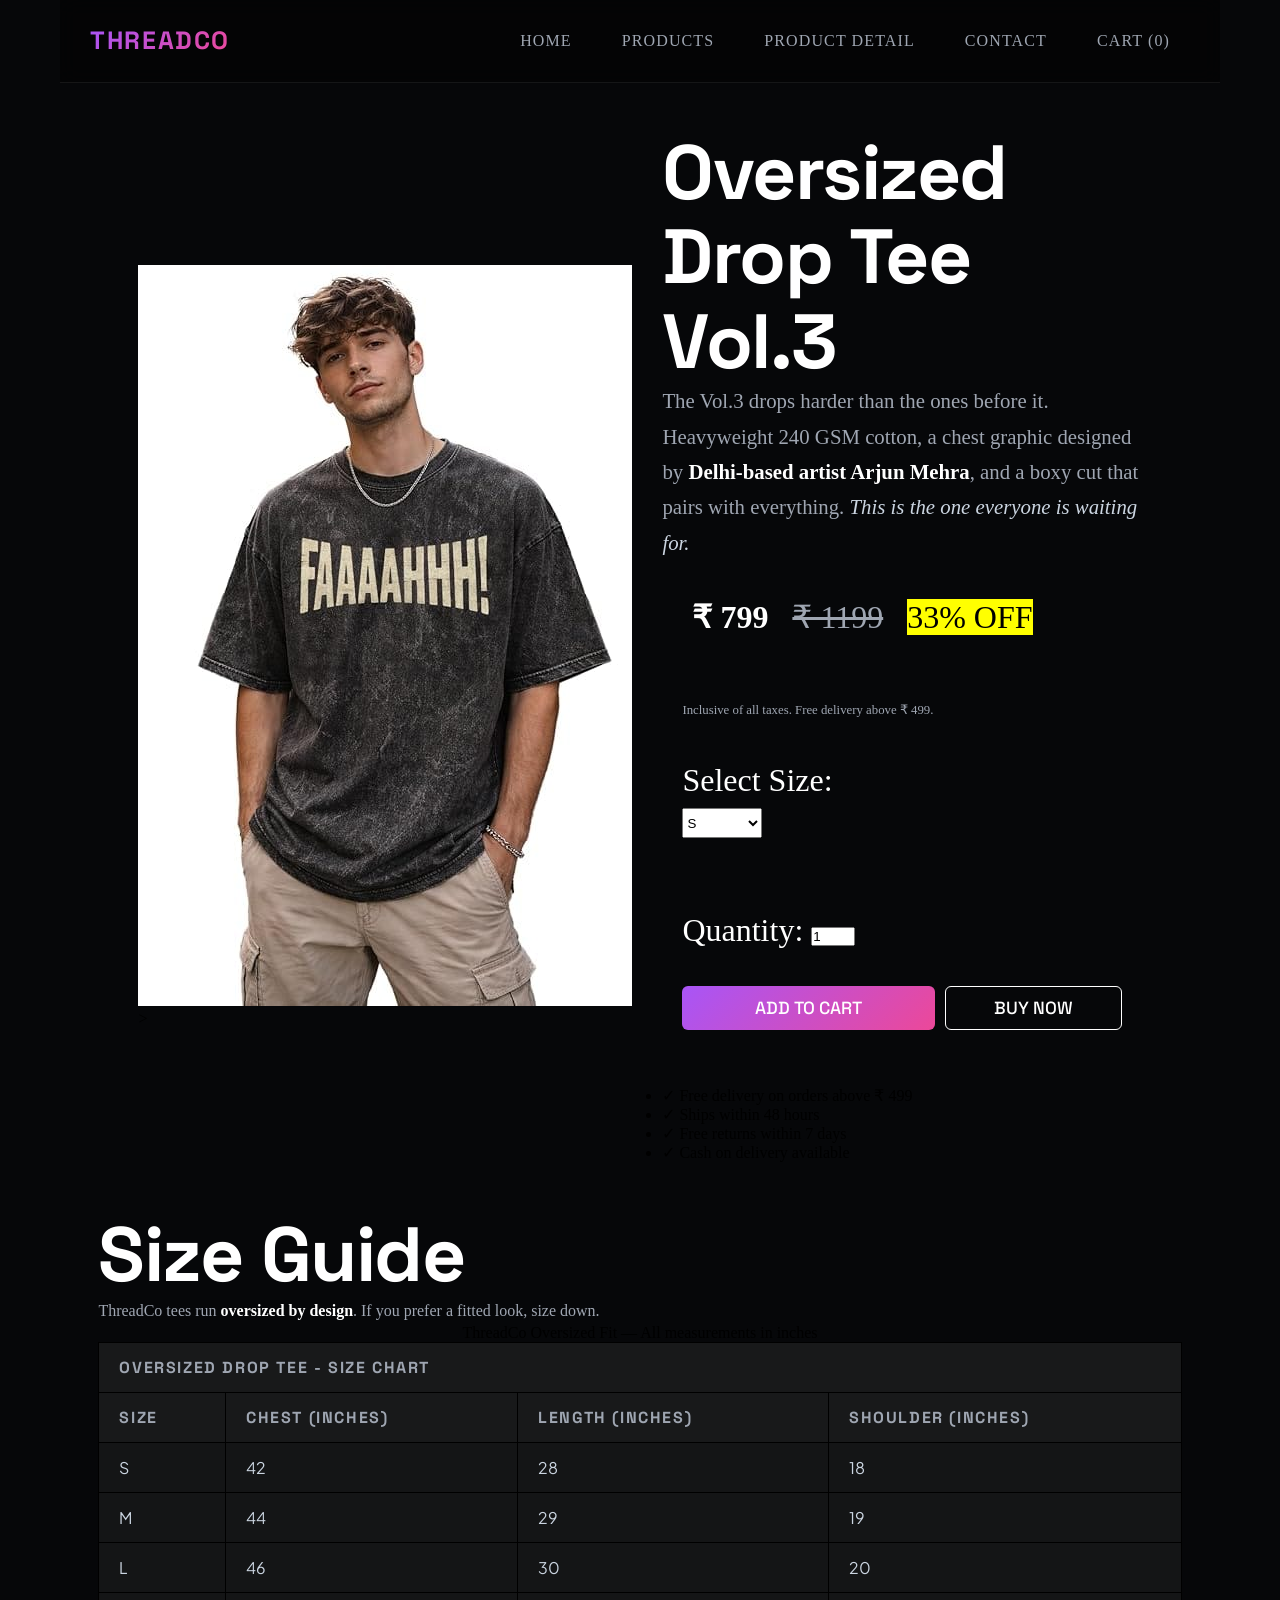
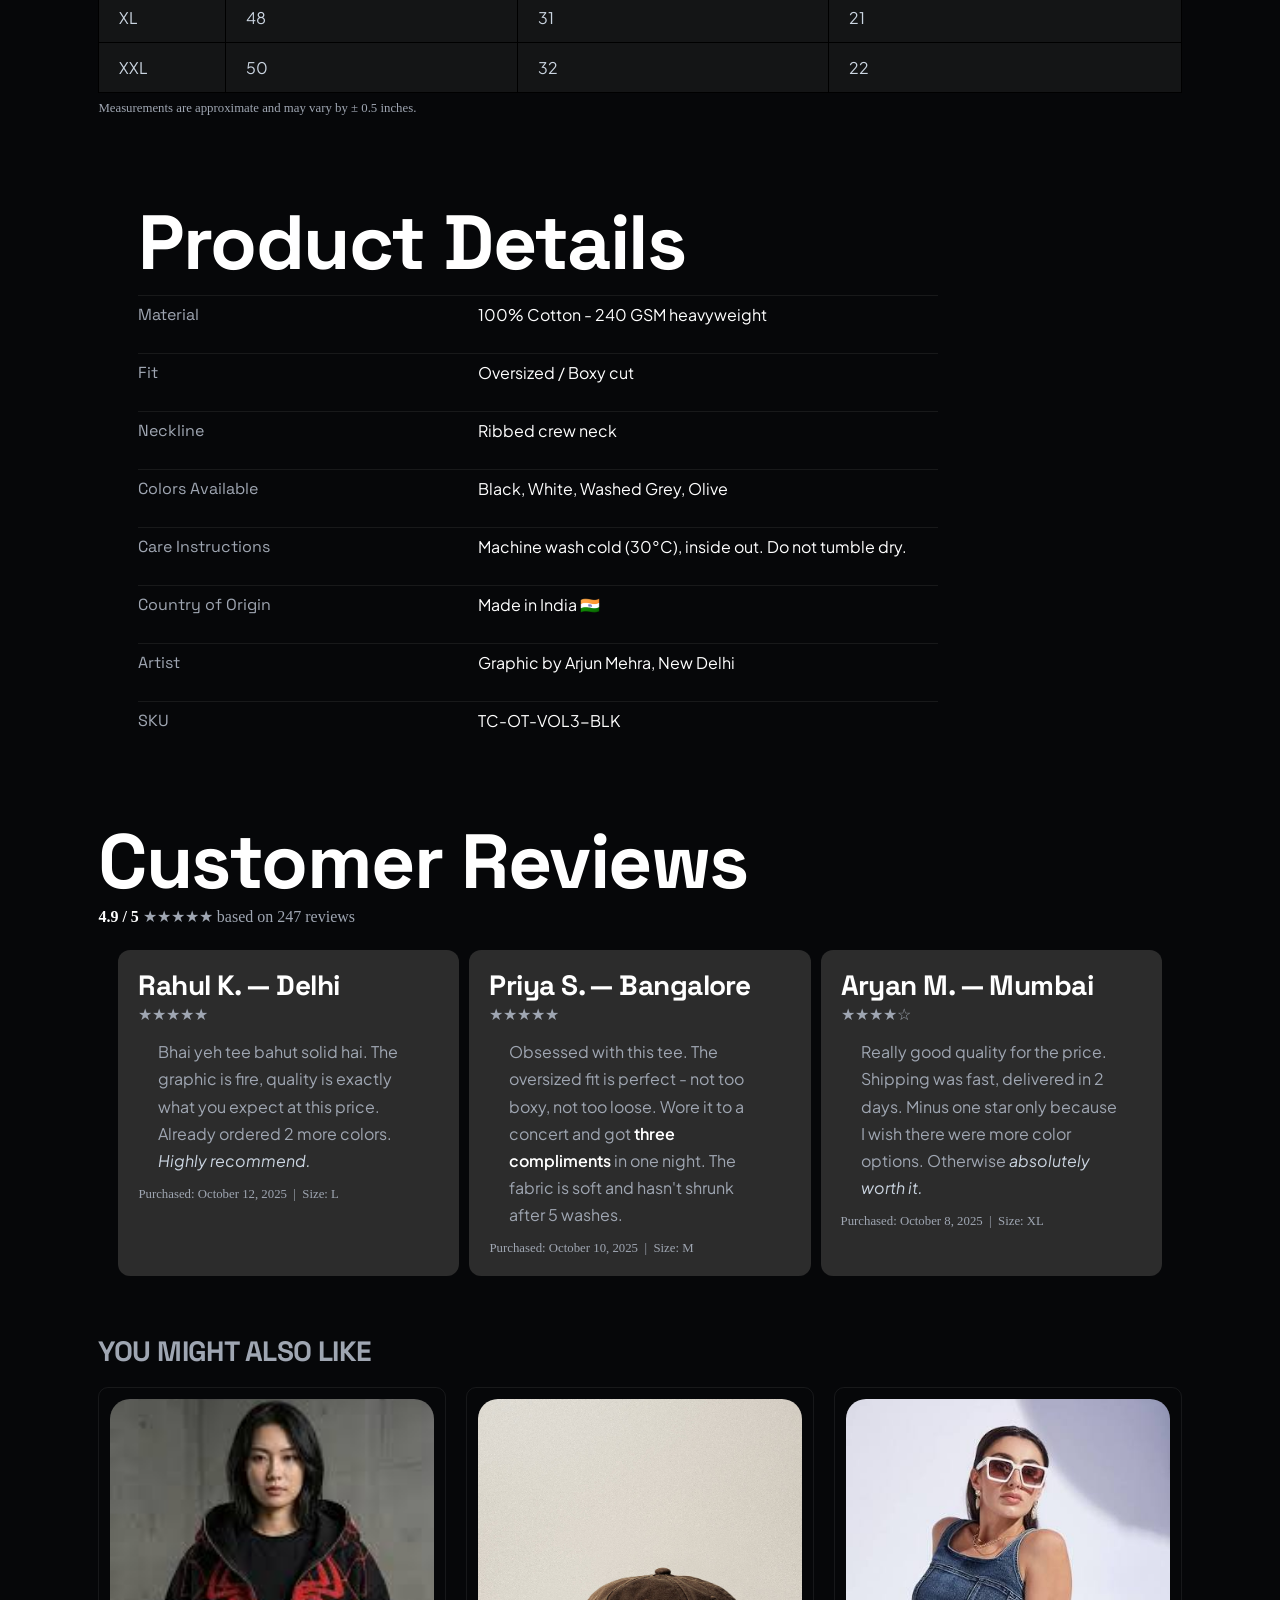
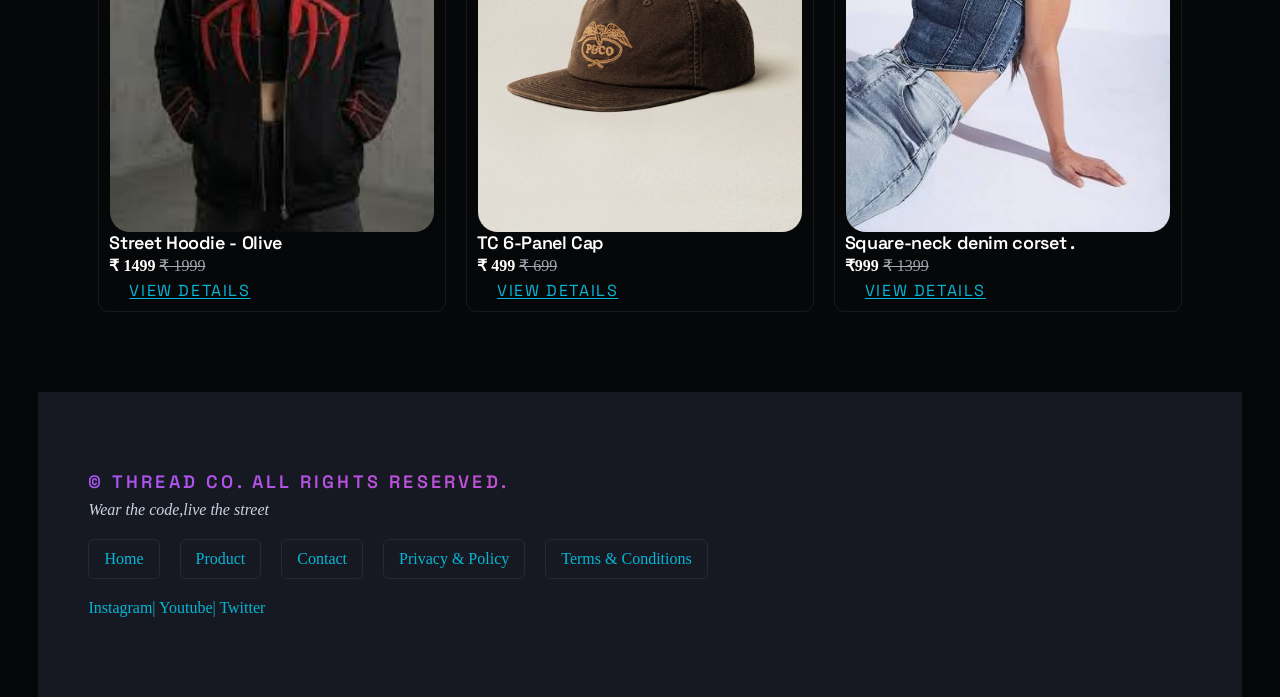
<file: prod-detail.html>
<!DOCTYPE html>
<html lang="en">

<head>
    <meta charset="UTF-8">
    <meta name="viewport" content="width=device-width, initial-scale=1.0">
    <title>Contact - ThreadCo</title>
    <style>
        table,
        tr,
        td,
        th {
            border: 1px solid black;
            border-collapse: collapse;
        }
    </style>
    <link rel="stylesheet" href="style.css">
    <script src="script.js" defer></script>
</head>

<body>
    <header>
        <h1>ThreadCo</h1>
        <!-- <p><em>Wear the Code. Live the Street.</em></p> -->
        <nav>
            <ul type="disc" class="random">
                <li><a href="index.html">Home</a></li>
                <li><a href="product.html">Products</a></li>
                <li><a href="prod-detail.html">Product Detail</a></li>
                <li><a href="contact.html">Contact</a></li>
                <li><a href="">Cart (0)</a></li>
            </ul>
        </nav>
    </header>

    <main>

        <!-- <nav id="catalogue">
            <a href="index.html">Home</a>
            &rsaquo;
            <a href="products.html">Products</a>
            &rsaquo;
            Oversized Drop Tee Vol.3
        </nav> -->

        <section id="hero">
             <!-- <figure class="right-hero">
                 <div class="glow orb1"></div>
                <div class="glow orb2"></div> 
               <img src="WhatsApp Image 2026-08-08 at 10.28.36 AM.jpeg" alt="Product">
                <figcaption>Oversized Drop Tee Vol.3 - Black Colorway</figcaption> 
            </figure> -->
             <div class="r-hero">
                <div></div>
                <div></div>
               <div class="r-hero-image"> <img src="WhatsApp Image 2026-08-08 at 10.28.36 AM.jpeg" alt="Product"> </div>>
            </div>

            <div>
                <h2>Oversized Drop Tee Vol.3</h2>
                <p class="head-in">
                    The Vol.3 drops harder than the ones before it. Heavyweight 240 GSM cotton,
                    a chest graphic designed by <strong>Delhi-based artist Arjun Mehra</strong>,
                    and a boxy cut that pairs with everything.
                    <em>This is the one everyone is waiting for.</em>
                </p>

                <p id="pricee">
                    <strong>&#8377; 799</strong>
                    &nbsp;
                  
                    <s>&#8377; 1199</s>
                    &nbsp;
                    <mark>33% OFF</mark>
                  
                </p>

                <p id="v-small"><small>Inclusive of all taxes. Free delivery above &#8377; 499.</small></p>

                <section id="next-line">
                    <div id="sizee">
                    <div id="size-in">
                        <label for="size-select">Select Size:</label><br>
                <select id="size-select" name="size" style="height:30px;width:80px;>
                    </div>
                    <option value="">-- Choose Size --</option>
                    <option value="S">S</option>
                    <option value="M">M</option>
                    <option value="L">L</option>
                    <option value="XL">XL</option>
                    <option value="XXL">XXL</option>
                </select>
                <!-- <a href="#size-chart">Size Guide</a> -->
                </div>
                

                <br><br>

               <!-- <div id="qtyy"> -->
                 <!-- <label for="quantity">Quantity:</label>
                <input type="number" id="quantity" name="quantity" value="1" min="1" max="10" style="height:30px;width:80px;>  -->
            <label for="quantity" id="qtyy">Quantity:</label>
                <input type="number" id="quantity" name="quantity" value="1" min="1" max="10">  
            <!-- </div> -->
               <br><br>
               <div class="product-detail-btns">
                    <button type="button" onclick="addToCart('Oversized Drop Tee Vol.3', 799)">Add to Cart</button>
                    <button type="button" onclick="buyNow('Oversized Drop Tee Vol.3', 799)">Buy Now</button>
                </div>

                </section>

               
                <br><br>

                <ul>
                    <li>&#10003; Free delivery on orders above &#8377; 499</li>
                    <li>&#10003; Ships within 48 hours</li>
                    <li>&#10003; Free returns within 7 days</li>
                    <li>&#10003; Cash on delivery available</li>
                </ul>
            </div>
        </section>


        <section id="size-chart">
            <h2>Size Guide</h2>
            <p>ThreadCo tees run <strong>oversized by design</strong>. If you prefer a fitted look, size down.</p>

            <table>
                <caption>ThreadCo Oversized Fit &mdash; All measurements in inches</caption>
                <tr>
                    <th colspan="4">Oversized Drop Tee - Size Chart</th>
                </tr>
                <tr>
                    <th>Size</th>
                    <th>Chest (inches)</th>
                    <th>Length (inches)</th>
                    <th>Shoulder (inches)</th>
                </tr>
                <tr>
                    <td>S</td>
                    <td>42</td>
                    <td>28</td>
                    <td>18</td>
                </tr>
                <tr>
                    <td>M</td>
                    <td>44</td>
                    <td>29</td>
                    <td>19</td>
                </tr>
                <tr>
                    <td>L</td>
                    <td>46</td>
                    <td>30</td>
                    <td>20</td>
                </tr>
                <tr>
                    <td>XL</td>
                    <td>48</td>
                    <td>31</td>
                    <td>21</td>
                </tr>
                <tr>
                    <td>XXL</td>
                    <td>50</td>
                    <td>32</td>
                    <td>22</td>
                </tr>
            </table>

            <p><small>Measurements are approximate and may vary by &#177; 0.5 inches.</small></p>
        </section>

        <section id="product-details">
            <h2>Product Details</h2>
            <dl>
                <div>
                    <dt>Material</dt>
                    <dd>100% Cotton - 240 GSM heavyweight</dd>
                </div>

                <div>
                    <dt>Fit</dt>
                    <dd>Oversized / Boxy cut</dd>
                </div>

                <div>
                    <dt>Neckline</dt>
                    <dd>Ribbed crew neck</dd>
                </div>

                <div>
                    <dt>Colors Available</dt>
                    <dd>Black, White, Washed Grey, Olive</dd>
                </div>

                <div>
                    <dt>Care Instructions</dt>
                    <dd>Machine wash cold (30&deg;C), inside out. Do not tumble dry.</dd>
                </div>

                <div>
                    <dt>Country of Origin</dt>
                    <dd>Made in India &#127470;&#127475;</dd>
                </div>

                <div>
                    <dt>Artist</dt>
                    <dd>Graphic by Arjun Mehra, New Delhi</dd>
                </div>

                <div>
                    <dt>SKU</dt>
                    <dd>TC-OT-VOL3-BLK</dd>
                </div>
            </dl>
        </section>

        <section >
            <h2>Customer Reviews</h2>
            <p>
                <strong>4.9 / 5</strong>
                &#9733;&#9733;&#9733;&#9733;&#9733;
                based on 247 reviews
            </p>

            <section id="cst-rev">
                <article class="reviews">
                <div class="rev-in">
                    <h3>Rahul K. &mdash; Delhi</h3>
                <p>&#9733;&#9733;&#9733;&#9733;&#9733;</p>
                <p>
                    Bhai yeh tee bahut solid hai. The graphic is fire, quality is exactly what
                    you expect at this price. Already ordered 2 more colors.
                    <em>Highly recommend.</em>
                </p>
                <small>Purchased: October 12, 2025 &nbsp;|&nbsp; Size: L</small>
                </div>
            </article>

            <article class="reviews">
               <div class="rev-in">
                 <h3>Priya S. &mdash; Bangalore</h3>
                <p>&#9733;&#9733;&#9733;&#9733;&#9733;</p>
                <p>
                    Obsessed with this tee. The oversized fit is perfect - not too boxy,
                    not too loose. Wore it to a concert and got <strong>three compliments</strong> in one night.
                    The fabric is soft and hasn't shrunk after 5 washes.
                </p>
                <small>Purchased: October 10, 2025 &nbsp;|&nbsp; Size: M</small>
               </div>
            </article>

            <article class="reviews">
                <div class="rev-in">
                    <h3>Aryan M. &mdash; Mumbai</h3>
                <p>&#9733;&#9733;&#9733;&#9733;&#9734;</p>
                <p>
                    Really good quality for the price. Shipping was fast, delivered in 2 days.
                    Minus one star only because I wish there were more color options.
                    Otherwise <em>absolutely worth it.</em>
                </p>
                <small>Purchased: October 8, 2025 &nbsp;|&nbsp; Size: XL</small>
                </div>
            </article>
            </section>
        </section>

        <section id="products">
            <h3>You Might Also Like</h3>

            <div class="grid">
                 
               
                <article>
                <figure>
                    <img src="images.jpg" alt="ThreadCo Street Hoodie in Black">
                    <figcaption>Street Hoodie - Olive</figcaption>
                </figure>
                <h4>Street Hoodie - Olive</h4>
                <p><strong>&#8377; 1499</strong> <s>&#8377; 1999</s></p>
                <a href="product.html">View Details</a>
            </article>
            
            <article>
                <figure>
                    <img src="P_Cocaps_0010_IMG_6403-2.jpg" alt="ThreadCo TC 6-Panel Cap in Black">
                    <figcaption>TC 6-Panel Cap </figcaption>
                </figure>
                <h4>TC 6-Panel Cap </h4>
                <p><strong>&#8377; 499</strong> <s>&#8377; 699</s></p>
                <a href="product.html">View Details</a>
            </article>
            <article>
                        <figure>
                            <img src="images (1).jpg" alt="Square-neck denim corset top.">
                            <figcaption>Denim corset top.</figcaption>
                        </figure>
                        <h4>Square-neck denim corset .</h4>
                       
                        <p><strong>&#8377;999</strong> <s>&#8377; 1399</s></p>
                        
                        <a href="product.html">View Details</a>
                        
                    </article>

           
            </div>
        </section>
    </main>
    <footer id="foot">
        <h4>&copy Thread co. All rights reserved.</h4>
        <em>Wear the code,live the street</em>
        <ul id="list" >
            <li>
                <a href="index.html">Home</a>
            </li>
            <li>
                <a href="product.html">Product</a>
            </li>
            <li>
                <a href="contact.html">Contact</a>
            <li>
                <a href="">Privacy & Policy</a>
            </li>
            <li>
                <a href="">Terms & Conditions</a>
            </li>
        </ul>
        <a href="">Instagram| </a>
        <a href="">Youtube| </a>
        <a href="">Twitter </a>

</footer>


  
</body>

</html>
</file>
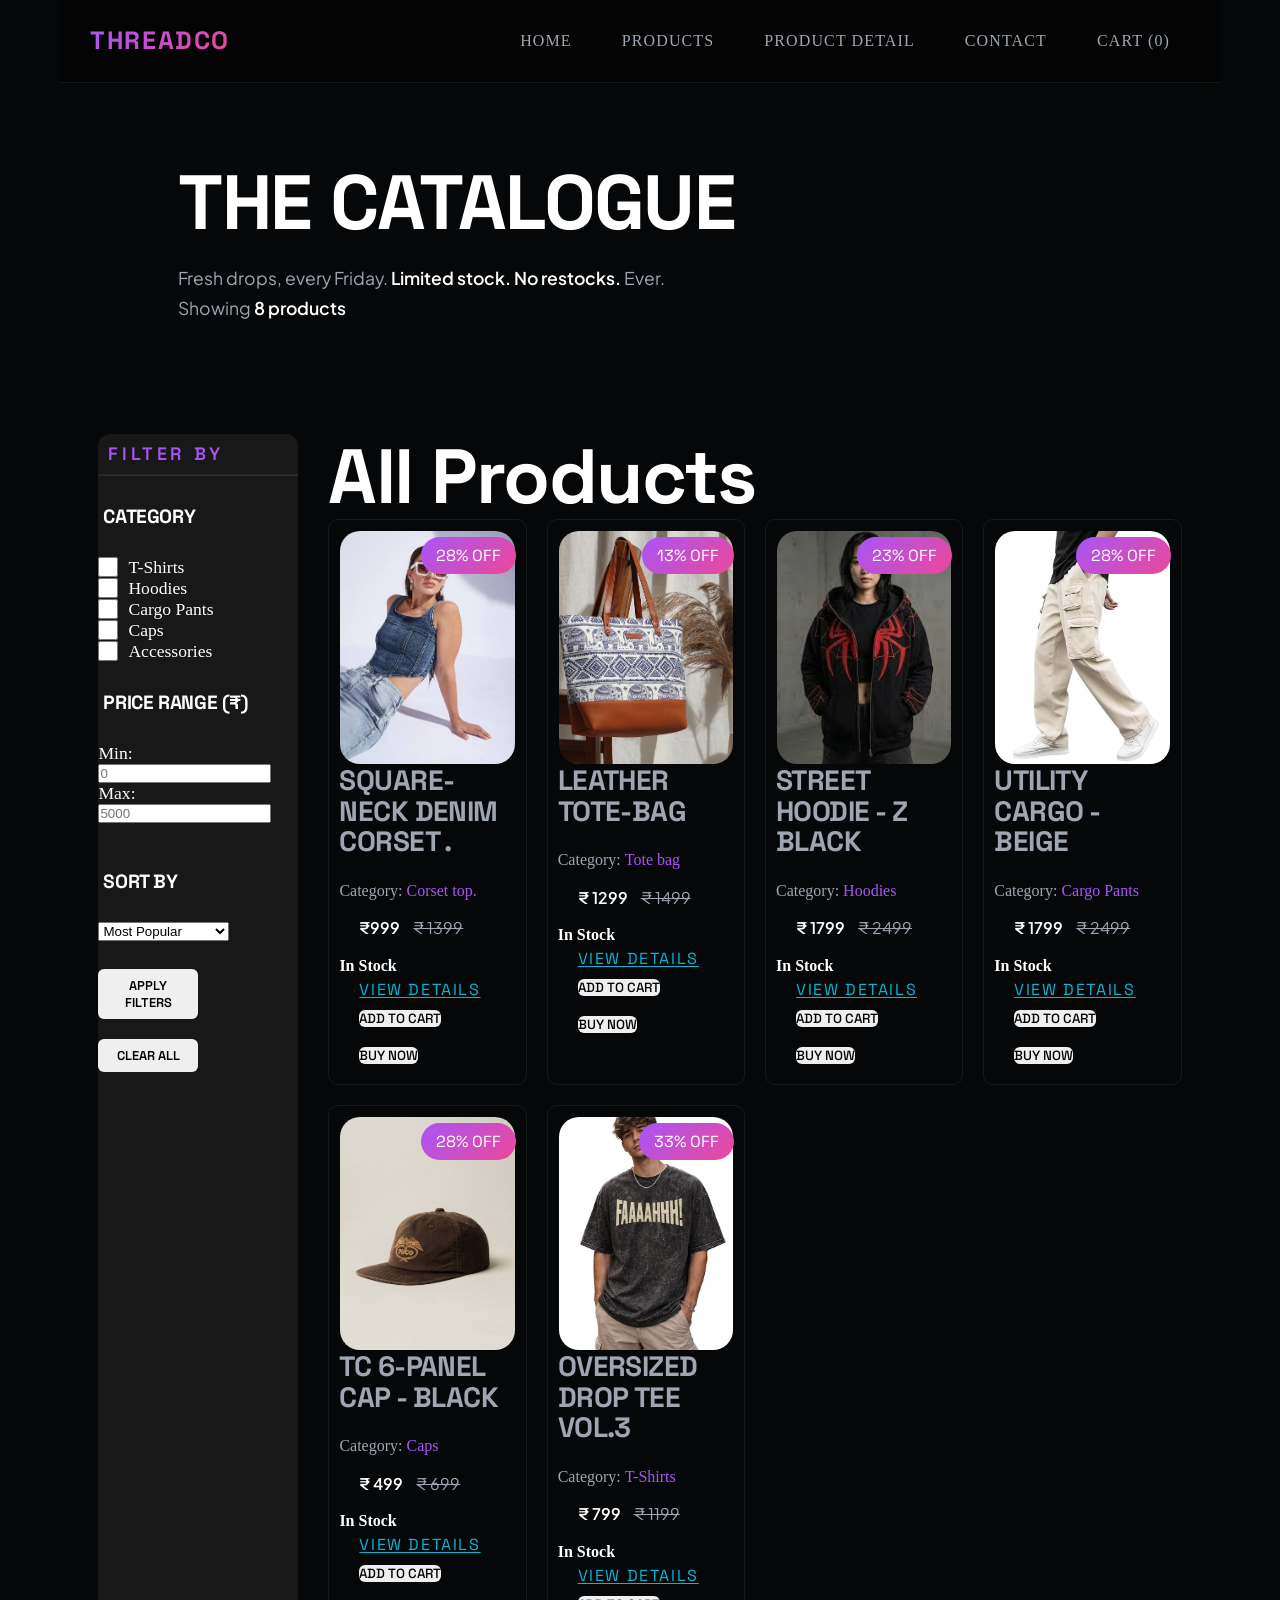
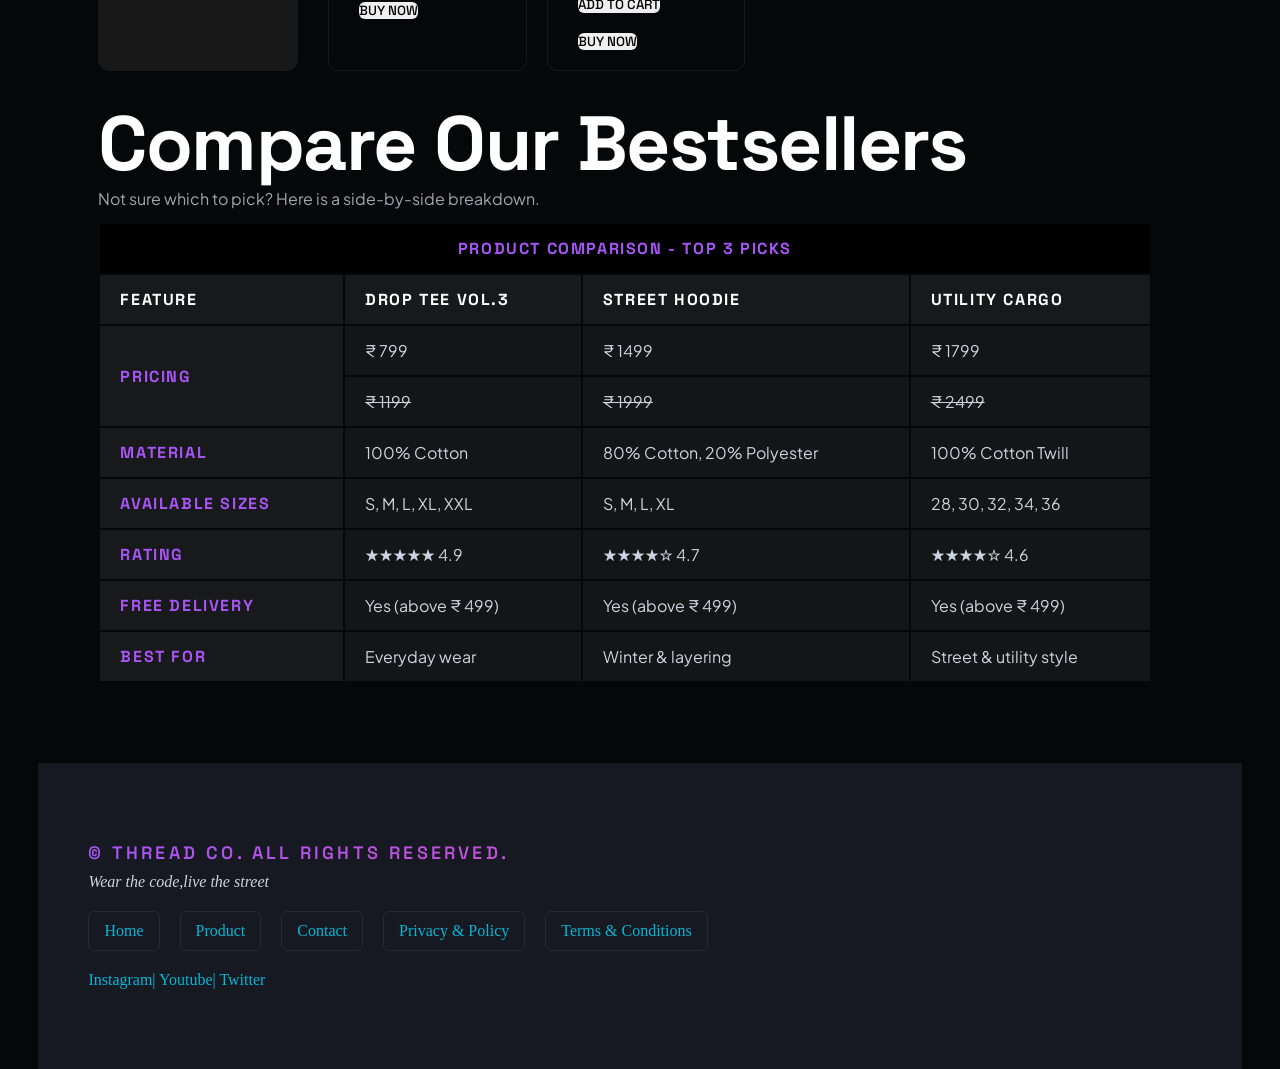
<file: product.html>
<!DOCTYPE html>
<html lang="en">

<head>
    <meta charset="UTF-8">
    <meta name="viewport" content="width=device-width, initial-scale=1.0">
    <title>ThreadCo - The Catalogue</title>

    <link rel="stylesheet" href="style.css">
    <script src="script.js" defer></script>
</head>

<body>
    <header>
        <h1>ThreadCo</h1>
        <nav>
            <ul type="disc" class="random">
                <li><a href="index.html">Home</a></li>
                <li><a href="product.html">Products</a></li>
                <li><a href="prod-detail.html">Product Detail</a></li>
                <li><a href="contact.html">Contact</a></li>
                <li><a href="">Cart (0)</a></li>
            </ul>
        </nav>
    </header>


    <main>
        <section id="catalogue">
            <h2>The Catalogue</h2>
            <p>Fresh drops, every Friday. <strong>Limited stock. No restocks.</strong> Ever.</p>
            <p>Showing <strong>8 products</strong></p>
        </section>


        <div id="product-layout">
            <section id="sidebar">
                <h4>Filter By</h4>
                <hr>
                <h3>Category</h3>

                <ul>
                    <li>
                        <input type="checkbox" id="cat-tshirts" name="category" value="tshirts">
                        <label for="cat-tshirts">T-Shirts</label>
                    </li>
                    <li>
                        <input type="checkbox" id="cat-hoodies" name="category" value="hoodies">
                        <label for="cat-hoodies">Hoodies</label>
                    </li>
                    <li>
                        <input type="checkbox" id="cat-cargo" name="category" value="cargo">
                        <label for="cat-cargo">Cargo Pants</label>
                    </li>
                    <li>
                        <input type="checkbox" id="cat-caps" name="category" value="caps">
                        <label for="cat-caps">Caps</label>
                    </li>
                    <li>
                        <input type="checkbox" id="cat-accessories" name="category" value="accessories">
                        <label for="cat-accessories">Accessories</label>
                    </li>
                </ul>

                <h3>Price Range (&#8377;)</h3>

                <label for="price-min">Min:</label>
                <input type="number" id="price-min" name="price_min" placeholder="0" min="0">
                <br>
                <label for="price-max">Max:</label>
                <input type="number" id="price-max" name="price_max" placeholder="5000" min="0">
                <br><br>

                <h3>Sort By</h3>

                <select id="sort" name="sort">
                    <option value="popular">Most Popular</option>
                    <option value="price-low">Price: Low to High</option>
                    <option value="price-high">Price: High to Low</option>
                    <option value="newest">Newest First</option>
                </select>

                <br><br>

                <button type="button" id="apply-filters">Apply Filters</button>
<button type="button" id="clear-filters">Clear All</button>
            </section>

            <section id="products">
                <h2>All Products</h2>
                <div class="grid">

                    <article>
                        <figure>
                            <img src="images (1).jpg" alt="Square-neck denim corset top.">
                            <figcaption>Denim corset top.</figcaption>
                        </figure>
                        <h3>Square-neck denim corset .</h3>
                        <p>Category: <span>Corset top.</span></p>
                        <p><strong>&#8377;999</strong> <s>&#8377; 1399</s></p>
                        <p> <mark>28% OFF</mark></p>
                        <p><strong>In Stock</strong></p>
                        <a href="product.html">View Details</a>
                        <button type="button" onclick="addToCart('Square-neck denim corset', 999)">Add to Cart</button>
                        <button type="button" onclick="buyNow('Square-neck denim corset', 999)">Buy Now</button>
                    </article>
                     
                    <article>
                        <figure>
                            <img src="LEATHERFATTY00004_1_-Copy.webp" alt="Leather Tote-bag">
                            <figcaption>Tote bag</figcaption>
                        </figure>
                        <h3>Leather Tote-bag</h3>
                        <p>Category: <span>Tote bag</span></p>
                        <p><strong>&#8377; 1299</strong> <s>&#8377; 1499</s></p>
                        <p> <mark>13% OFF</mark></p>
                        <p><strong>In Stock</strong></p>
                        <a href="product.html">View Details</a>
                        <button type="button" onclick="addToCart('Leather Tote-bag', 1299)">Add to Cart</button>
                        <button type="button" onclick="buyNow('Leather Tote-bag', 1299)">Buy Now</button>
                    </article>

                    <article>
                        <figure>
                            <img src="images.jpg" alt="ThreadCo Street Hoodie">
                            <figcaption>Street Hoodie </figcaption>
                        </figure>
                        <h3>Street Hoodie - Z Black</h3>
                        <p>Category: <span>Hoodies</span></p>
                        <p><strong>&#8377; 1799</strong> <s>&#8377; 2499</s></p>
                        <p> <mark>23% OFF</mark></p>
                        <p><strong>In Stock</strong></p>
                        <a href="product.html">View Details</a>
                        <button type="button" onclick="addToCart('Street Hoodie - Z Black', 1799)">Add to Cart</button>
                        <button type="button" onclick="buyNow('Street Hoodie - Z Black', 1799)">Buy Now</button>
                    </article>

                    <article>
                        <figure>
                            <img src="WhatsApp Image 2026-08-08 at 10.28.08 AM.jpeg" alt="ThreadCo Utility Cargo Pants in Beige">
                            <figcaption>Utility Cargo - Beige</figcaption>
                        </figure>
                        <h3>Utility Cargo - Beige</h3>
                        <p>Category: <span>Cargo Pants</span></p>
                        <p><strong>&#8377; 1799</strong> <s>&#8377; 2499</s></p>
                        <p> <mark>28% OFF</mark></p>
                        <p><strong>In Stock</strong></p>
                        <a href="product.html">View Details</a>
                        <button type="button" onclick="addToCart('Utility Cargo - Beige', 1799)">Add to Cart</button>
                        <button type="button" onclick="buyNow('Utility Cargo - Beige', 1799)">Buy Now</button>
                    </article>

                    <article>
                        <figure>
                            <img src="P_Cocaps_0010_IMG_6403-2.jpg" alt="ThreadCo 6-Panel Cap in Black">
                            <figcaption>TC 6-Panel Cap - Black</figcaption>
                        </figure>
                        <h3>TC 6-Panel Cap - Black</h3>
                        <p>Category: <span>Caps</span></p>
                        <p><strong>&#8377; 499</strong> <s>&#8377; 699</s></p>
                        <p> <mark>28% OFF</mark></p>
                        <p><strong>In Stock</strong></p>
                        <a href="product.html">View Details</a>
                        <button type="button" onclick="addToCart('TC 6-Panel Cap - Black', 499)">Add to Cart</button>
                        <button type="button" onclick="buyNow('TC 6-Panel Cap - Black', 499)">Buy Now</button>
                    </article>
                     
                     
                      <article>
                        <figure>
                            <img src="WhatsApp Image 2026-08-08 at 10.28.36 AM.jpeg" alt="ThreadCo Oversized Drop Tee Vol.3 in Black">
                            <figcaption>Oversized Drop Tee Vol.3</figcaption>
                        </figure>
                        <h3>Oversized Drop Tee Vol.3</h3>
                        <p>Category: <span>T-Shirts</span></p>
                        <p><strong>&#8377; 799</strong> <s>&#8377; 1199</s></p>
                        <p> <mark>33% OFF</mark></p>
                        <p><strong>In Stock</strong></p>
                        <a href="product.html">View Details</a>
                        <button type="button" onclick="addToCart('Oversized Drop Tee Vol.3', 799)">Add to Cart</button>
                          <button type="button" onclick="buyNow('Oversized Drop Tee Vol.3', 799)">Buy Now</button>
                      </article>
                   
                </div>
            </section>
        </div>



        <section class="compare-best-sellers">
            <h2>Compare Our Bestsellers</h2>
            <p>Not sure which to pick? Here is a side-by-side breakdown.</p>
            <div id="table-scroll">
                <table>
                    <tr>
                        <th colspan="4">Product Comparison - Top 3 Picks</th>
                    </tr>
                    <tr>
                        <th>Feature</th>
                        <th>Drop Tee Vol.3</th>
                        <th>Street Hoodie</th>
                        <th>Utility Cargo</th>
                    </tr>
                    <tr>
                        <th rowspan="2">Pricing</th>
                        <td>&#8377; 799</td>
                        <td>&#8377; 1499</td>
                        <td>&#8377; 1799</td>
                    </tr>
                    <tr>
                        <td><s>&#8377; 1199</s></td>
                        <td><s>&#8377; 1999</s></td>
                        <td><s>&#8377; 2499</s></td>
                    </tr>
                    <tr>
                        <th>Material</th>
                        <td>100% Cotton</td>
                        <td>80% Cotton, 20% Polyester</td>
                        <td>100% Cotton Twill</td>
                    </tr>
                    <tr>
                        <th>Available Sizes</th>
                        <td>S, M, L, XL, XXL</td>
                        <td>S, M, L, XL</td>
                        <td>28, 30, 32, 34, 36</td>
                    </tr>
                    <tr>
                        <th>Rating</th>
                        <td>&#9733;&#9733;&#9733;&#9733;&#9733; 4.9</td>
                        <td>&#9733;&#9733;&#9733;&#9733;&#9734; 4.7</td>
                        <td>&#9733;&#9733;&#9733;&#9733;&#9734; 4.6</td>
                    </tr>
                    <tr>
                        <th>Free Delivery</th>
                        <td>Yes (above &#8377; 499)</td>
                        <td>Yes (above &#8377; 499)</td>
                        <td>Yes (above &#8377; 499)</td>
                    </tr>
                    <tr>
                        <th>Best For</th>
                        <td>Everyday wear</td>
                        <td>Winter &amp; layering</td>
                        <td>Street &amp; utility style</td>
                    </tr>
                </table>
            </div>
        </section>
    </main>

  <footer id="foot">
        <h4>&copy Thread co. All rights reserved.</h4>
        <em>Wear the code,live the street</em>
        <ul id="list" >
            <li>
                <a href="index.html">Home</a>
            </li>
            <li>
                <a href="product.html">Product</a>
            </li>
            <li>
                <a href="contact.html">Contact</a>
            <li>
                <a href="">Privacy & Policy</a>
            </li>
            <li>
                <a href="">Terms & Conditions</a>
            </li>
        </ul>
        <a href="">Instagram| </a>
        <a href="">Youtube| </a>
        <a href="">Twitter </a>

</footer>

</body>

</html>
</file>
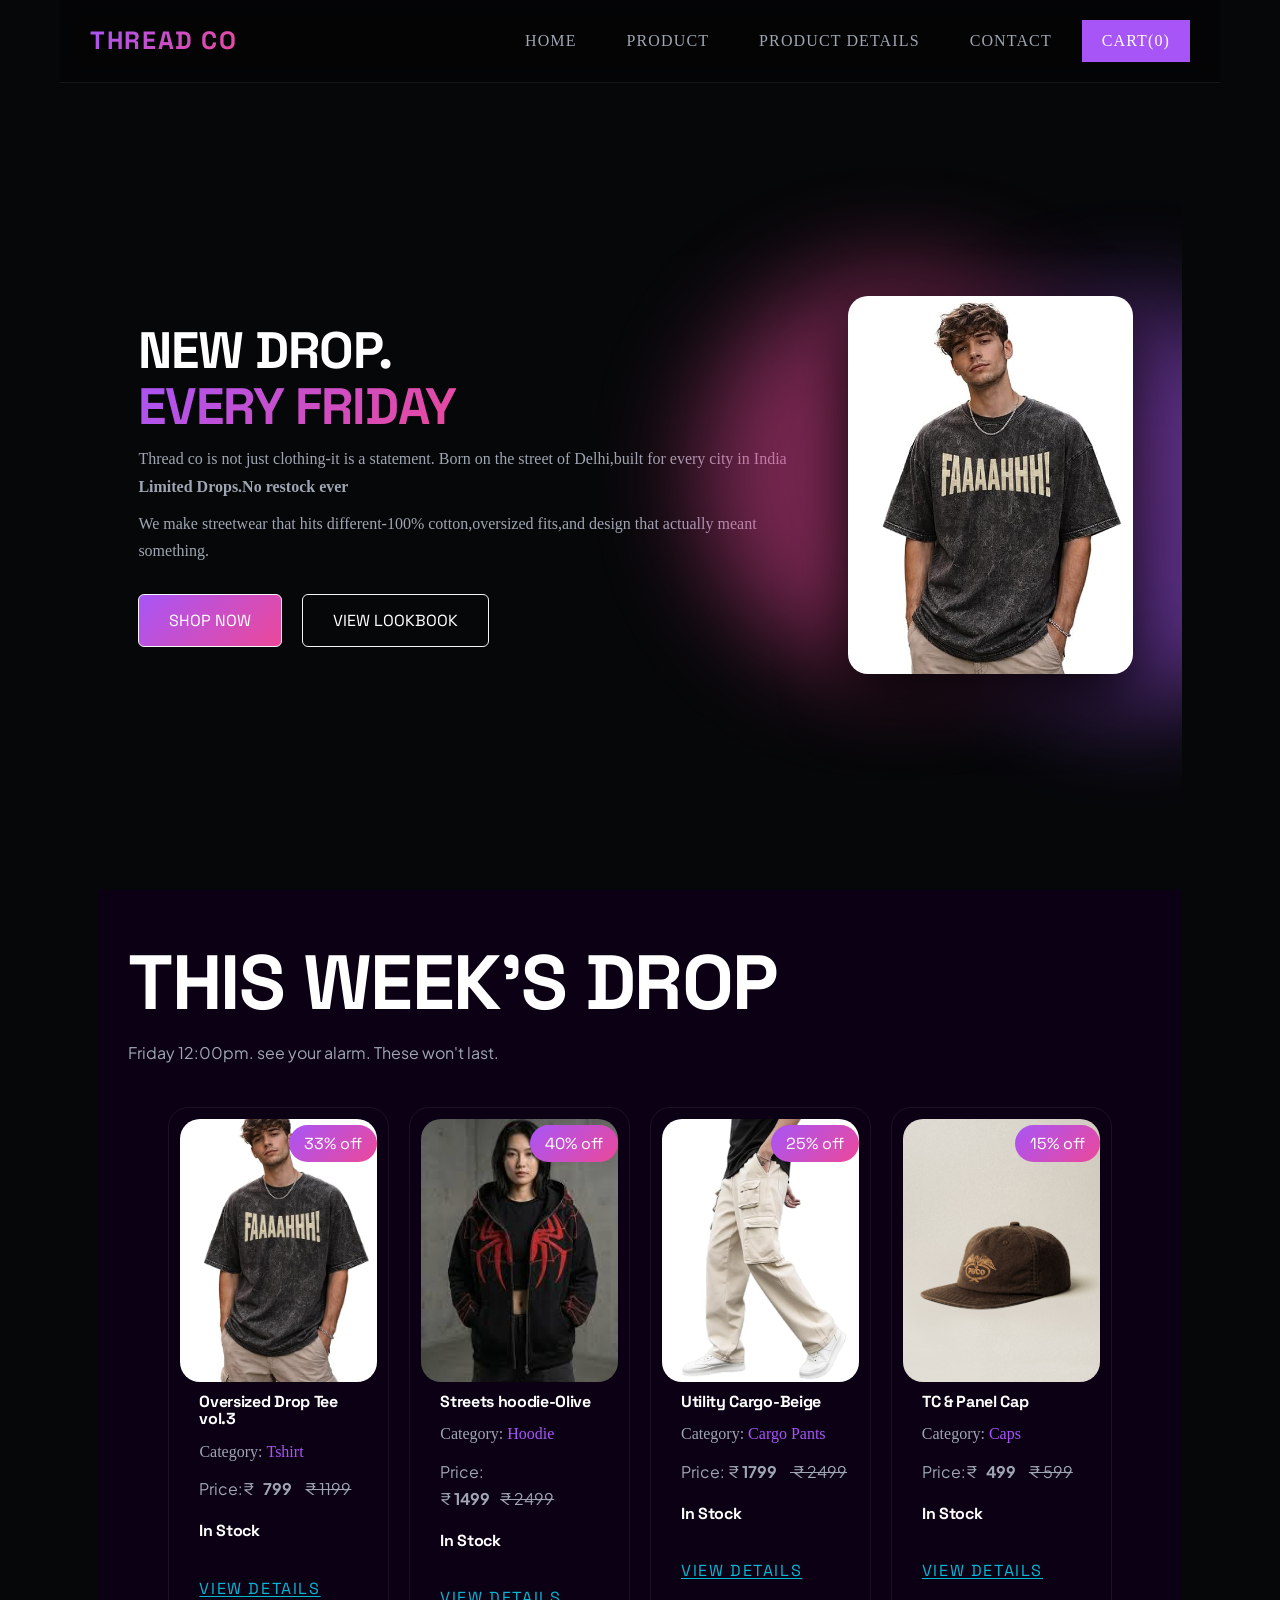
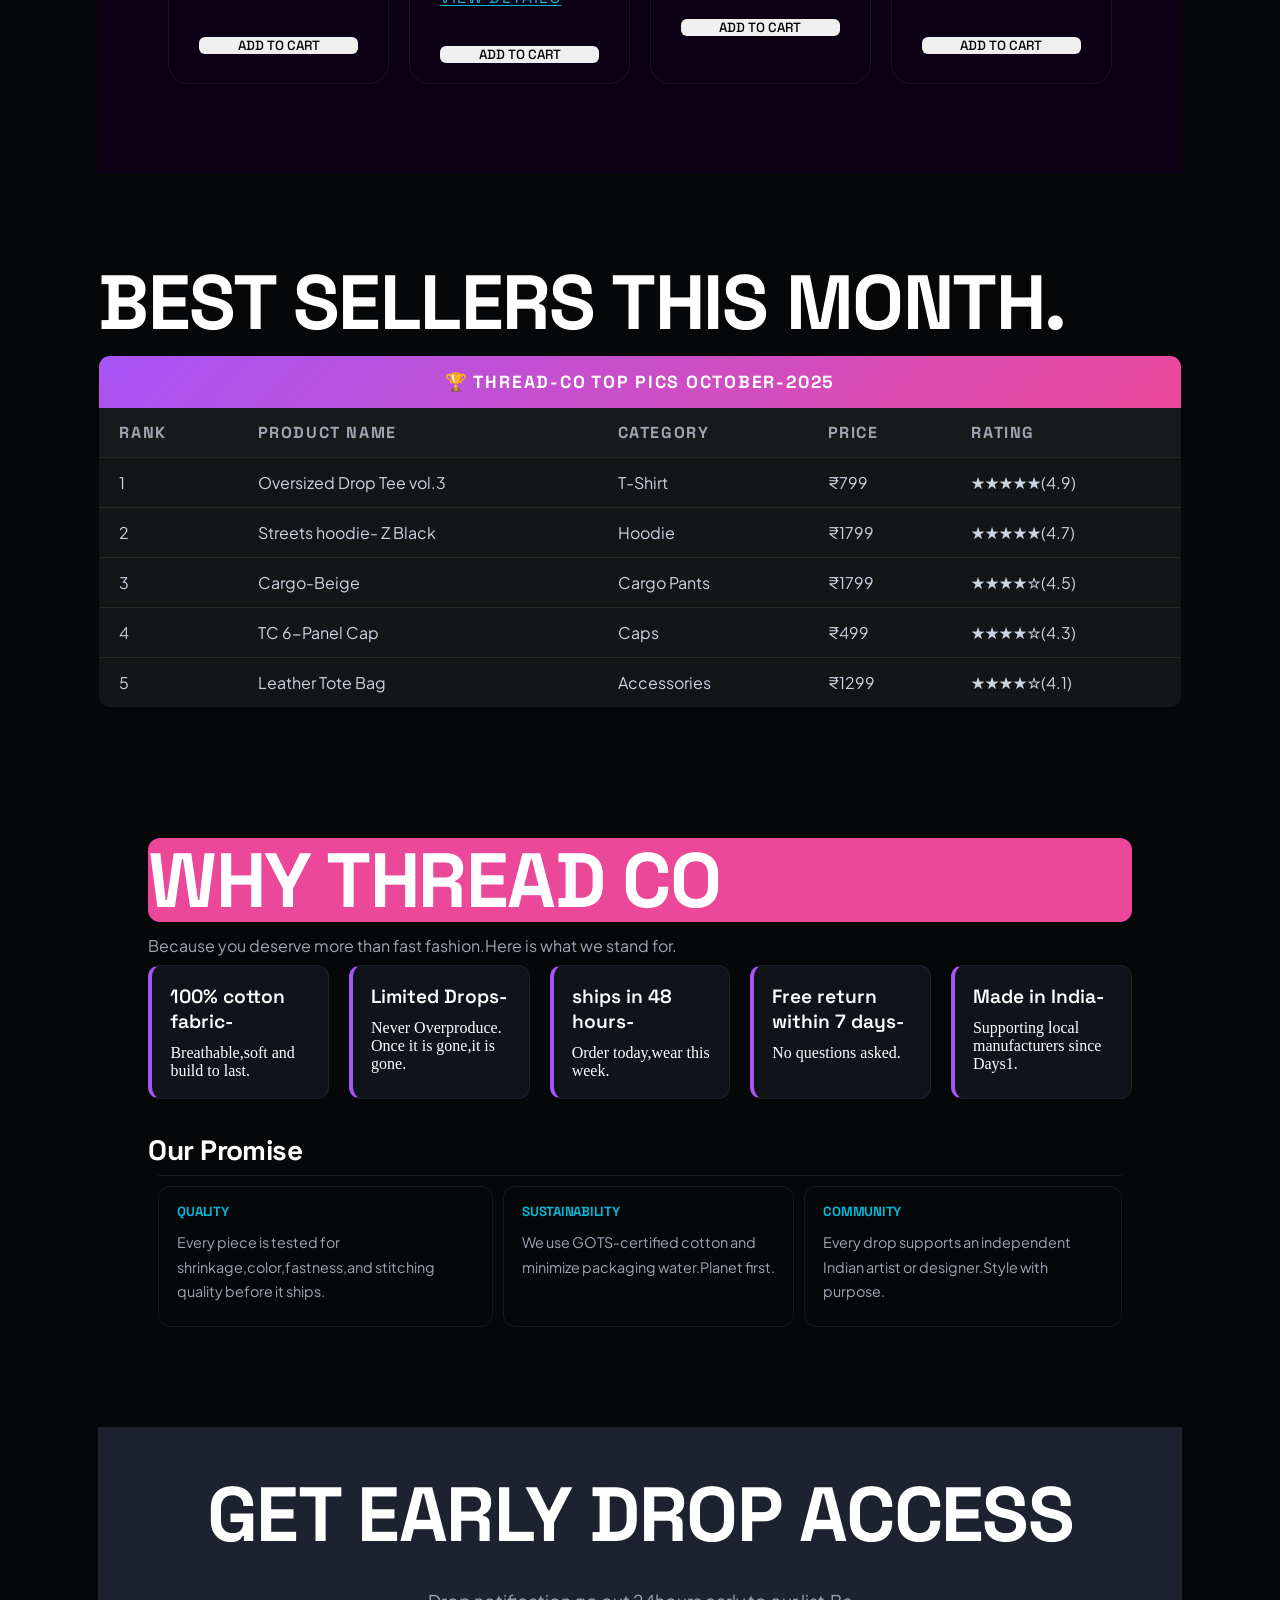
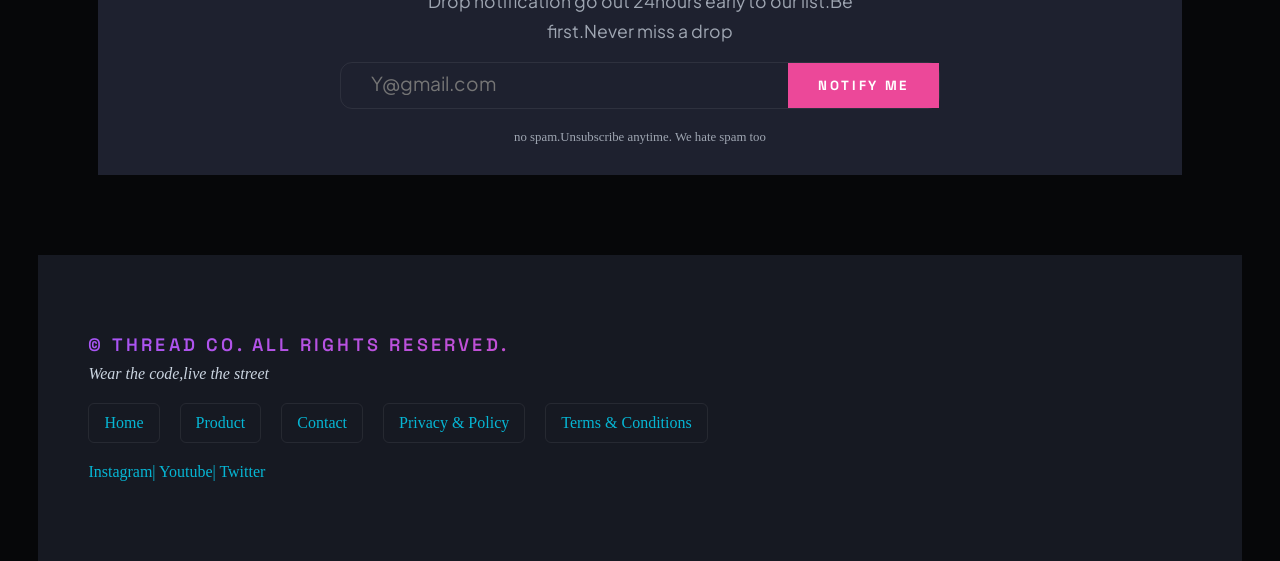
<file: project.html>
<!DOCTYPE html>
<html lang="en">
<head>
    <meta charset="UTF-8">
    <meta name="viewport" content="width=device-width, initial-scale=1.0">
    <title>Thread co-wear the code.live the street</title>
    <link rel="stylesheet" href="style.css">
</head>
<body>
    <header>
        <h1>Thread co</h1>
        <!-- <em>wear the code.live the street</em> -->
         <nav>
        <ul type="disc" class="random">
            <li>
                <a href="project.html">Home</a>
            </li>
            <li>
                <a href="product.html">Product</a>
            </li>
            <li>
                <a href="product.html">Product details</a>
            </li>
            <li>
                <a href="contact.html">Contact</a>
            </li>
            <li>
                <a href="" id="hey">Cart(0)</a>
            </li>
        </ul>
        </nav>
    </header>
    <main>
        <section id="hero">
            <div class="left-hero">
                <h2>New Drop.<br><span id="gradient-text">Every Friday</span></h2>
            <p>Thread co is not just clothing-it is a statement. Born on the street of Delhi,built for every city in India <b>Limited Drops.No restock ever</b></p>
            <p>We make streetwear that hits different-100% cotton,oversized fits,and design that actually meant something.</p>
            <div id="cta">
                <a href="product.html" class="btn1">Shop now</a>
                <a href="product.html" class="btn2">View lookbook</a>
            </div>
            </div>
            <div class="right-hero">
                <div class="glow orb1"></div>
                <div class="glow orb2"></div>
               <div class="right-hero-image"> <img src="WhatsApp Image 2026-08-08 at 10.28.36 AM.jpeg" alt="Product"> </div>>
            </div>
        </section>
        <section id="week-drop">
            
            <h2>This week's Drop</h2>
            <p>Friday 12:00pm. see your alarm. These won't last.</p>
            <div class="cards">

           <article>
           <figure>
                <img src="WhatsApp Image 2026-08-08 at 10.28.36 AM.jpeg" alt="Product">
                <figurecaption>Oversized Drop Tee vol.3</figurecaption>
            </figure>
            
            <h5>Oversized Drop Tee vol.3</h5>

            <p>Category: <span>Tshirt</span></p>
            <p>Price:&#8377 &nbsp; <b>799</b> <s>&#8377&nbsp;1199</s></p>
            <p>  <mark>33% off</mark></p>
            <h5>In Stock</h5>
            <br>
            <a href="">View details</a><br>
            <button>Add to cart</button>
            </article>
            <br><br> 
           <article>
            <figure>
                <img src="images.jpg" alt="Product">
                <figurecaption>Street hoodie-Z Black</figurecaption>
            </figure>
            <h5>Streets hoodie-Olive</h5>
            <p>Category:<span> Hoodie</span></p>
            <p>Price: &#8377&nbsp;<b>1499</b><s>&#8377&nbsp;2499</s></p>
           <p> <mark>40% off</mark></p>
            <h5>In Stock</h5>
            <br>
            <a href="">View details</a><br>
            <button>Add to cart</button>
            </article>
            <br><br>
            <article>
            <figure>
                <img src="WhatsApp Image 2026-08-08 at 10.28.08 AM.jpeg" alt="Product">
                <figurecaption>Utility Cargo-Beige</figurecaption>
            </figure>
            <h5>Utility Cargo-Beige</h5>

            <p>Category:<span> Cargo Pants</span></p>
            <p>Price:&nbsp;&#8377&nbsp;<b>1799&nbsp;</b><s>&nbsp;&#8377&nbsp;2499</s></p>
            <p><mark>25% off</mark></p>
            <h5>In Stock</h5>
            <br>
            <a href="">View details</a><br>
            <button>Add to cart</button>
            </article>
            <br><br>
            <article>
            <figure>
                  <img src="P_Cocaps_0010_IMG_6403-2.jpg" alt="Product">
                <figurecaption>TC & Panel Cap</figurecaption>
            </figure>
            <h5>TC & Panel Cap</h5>        
            <p>Category:<span> Caps</span></p>
            <p>Price:&#8377 &nbsp; <b>499</b> <s>&#8377&nbsp;599</s></p>
            <p><mark>15% off</mark></p>
            <h5>In Stock</h5>
            <br>
            <a href="">View details</a><br><br>
            <button>Add to cart</button>
            </article>
            </div>
        </section>
            <br><br>

        <section class="best-sellers">
           <h2> Best sellers this month.</h2>
      <div id="table-scroll">
      <Table>
        <t head>
          <tr>
           <th colspan="5" >&#127942 Thread-Co Top Pics October-2025</th> 
          </tr>
        
          <tr>
            <th >Rank</th>
            <th>Product Name</th>
            <th>Category</th>
            <th>Price</th>
            <th>Rating</th>
          </tr>
        </t head>
        <tbody>
          <tr>
            <td>1</td>
            <td>Oversized Drop Tee vol.3</td>
            <td>T-Shirt</td>
            <td>&#8377;799</td>
            <td>&#9733;&#9733;&#9733;&#9733;&#9733;(4.9)</td>
          </tr>
          <tr>
            <td>2</td>
            <td>Streets hoodie- Z Black</td>
            <td>Hoodie</td>
            <td>&#8377;1799</td>
            <td>&#9733;&#9733;&#9733;&#9733;&#9733;(4.7)</td>
          </tr>
          <tr>
            <td>3</td>
            <td>Cargo-Beige</td>
            <td>Cargo Pants</td>
            <td>&#8377;1799</td>
            <td>&#9733;&#9733;&#9733;&#9733;&#9734;(4.5)</td>
          </tr>
          <tr>
            <td>4</td>
            <td>TC 6-Panel Cap</td>
            <td>Caps</td>
            <td>&#8377;499</td>
            <td>&#9733;&#9733;&#9733;&#9733;&#9734;(4.3)</td>
          </tr>
          <tr>
            <td>5</td>
            <td>Leather Tote Bag</td>
            <td>Accessories</td>
            <td>&#8377;1299</td>
            <td>&#9733;&#9733;&#9733;&#9733;&#9734;(4.1)</td>
          </tr>
        </tbody>
      </Table>
      </div>
    
        </section>
        
        <section id="why-threadco">
            <h2>Why Thread Co</h2>
            <p>Because you deserve more than fast fashion.Here is what we stand for.</p>
            <ul type="disc" class="features">
                <li><strong>100% cotton fabric-</strong>Breathable,soft and build to last.</li>
                <li><strong>Limited Drops-</strong>Never Overproduce. Once it is gone,it is gone.</li>
                <li><strong>ships in 48 hours-</strong>Order today,wear this week.</li>
                <li><strong>Free return within 7 days-</strong>No questions asked.</li>
                <li><strong>Made in India-</strong>Supporting local manufacturers since Days1.</li>
            </ul><br><br>
            <h3>Our Promise</h3>
            <div id="our-promise">
                <section>
                    <h5>Quality</h5>
                    <p>Every piece is tested for shrinkage,color,fastness,and stitching quality before it ships.</p>
                </section>
                <section>
                    <h5>Sustainability</h5>
                    <p>We use GOTS-certified cotton and minimize packaging water.Planet first.</p>
                </section>
                <section>
                    <h5>Community</h5>
                    <p>Every drop supports an independent Indian artist or designer.Style with purpose.</p>
                </section>
                
                
            </div>
        </section>
        
        <section id="get-early">
            <h2>Get Early Drop Access</h2>
            <p>Drop notification go out 24hours early to our list.Be first.Never miss a drop</p>
            <form>
                <!-- <label for="email">Your Email:</label> -->
            <input type="email" id="email" placeholder="Y@gmail.com">
            <button>Notify me</button>
            </form>
            <br>
            <small>no spam.Unsubscribe anytime. We hate spam too</small>
            
    </section>
    </main>
    <footer id="foot">
        <h4>&copy Thread co. All rights reserved.</h4>
        <em>Wear the code,live the street</em>
        <ul id="list" >
            <li>
                <a href="project.html">Home</a>
            </li>
            <li>
                <a href="product.html">Product</a>
            </li>
            <li>
                <a href="contact.html">Contact</a>
            <li>
                <a href="">Privacy & Policy</a>
            </li>
            <li>
                <a href="">Terms & Conditions</a>
            </li>
        </ul>
        <a href="">Instagram| </a>
        <a href="">Youtube| </a>
        <a href="">Twitter </a>

</footer>

</body>
</html>
</file>
<file: style.css>
@import url('https://fonts.googleapis.com/css2?family=Plus+Jakarta+Sans:wght@300;400;500;600;700;800&family=Space+Grotesk:wght@400;500;600;700;800&display=swap');


* {
    padding: 0;
    margin: 0;
    box-sizing: border-box;
}

:root {
    /* Brand Theme Colors */
    --color-primary: #a855f7;
    --color-primary-glow: rgba(168, 85, 247, 0.25);
    --color-secondary: #ec4899;
    --color-secondary-glow: rgba(236, 72, 153, 0.25);
    --color-accent: #06b6d4;


    /* Base & Layout Backgrounds */
    --color-bg-base: #060709;
    --color-bg-section: #0c0d14;
    --color-bg-footer: #161922;
    --color-surface: #11131a;
    --color-surface-muted: #1e212f;


    /* Borders */
    --color-border: rgba(255, 255, 255, 0.07);


    /* Typography Text Colors */
    --white: #ffffff;
    --color-text-body: #cbd5e1;
    --color-text-muted: #9fa6b2;
    --font-display: 'Space Grotesk', sans-serif;
    --font-body: 'Plus Jakarta Sans', sans-serif;
    --radius-sm: 6px;
    --radius-md: 12px;
    --radius-lg: 20px;
    --shadow-sm: 0 4px 12px rgba(0, 0, 0, 0.5);
    --shadow-md: 0 12px 36px rgba(0, 0, 0, 0.7);
    --shadow-lg: 0 24px 64px rgba(0, 0, 0, 0.9);
    --gradient-accent: linear-gradient(135deg, var(--color-primary) 0%, var(--color-secondary) 100%);
    --gradient-secondary: linear-gradient(135deg, var(--color-accent) 0%, #3b82f6 100%);
}
html{
    font-size: 16px;
}
h1, h2, h3, h4, h5, h6 {
font-family: var(--font-display);
font-weight: 700;
line-height: 1.1;
letter-spacing: -0.02em;
color: var(--white);
}
h1 { font-size: clamp(2.4rem, 6vw, 5rem); }
h2 { font-size: clamp(2rem, 6vw, 5rem); }
h3 { font-size: clamp(1.2rem, 2.5vw, 1.75rem); }
h4 { font-size: 1.125rem; font-weight: 600; }
p { font-size: 1rem; line-height: 1.7; color: var(--color-text-muted); }
small { font-size: 0.8rem; color: var(--color-text-muted); }
strong { color: var(--white); font-weight: 600; }
em { color: var(--color-text-body); }
body{
background-color: var(--color-bg-base);
padding:0 50px;
padding-left:clamp(20px,3vw,40px);
padding-right:clamp(20px,3vw,40px);
}
header{
    position:fixed;
    background-color: rgba(4, 4, 4, 0.604);
    backdrop-filter: blur(10px);
    -webkit-backdrop-filter: blur(10px);
    display:flex;
    border-bottom: 1px solid var(--color-border);
    justify-content:space-between ;
    align-items: center;
    left: 60px;
    right:60px;
    padding:20px 30px;
    text-transform: uppercase;
    z-index: 10;

}
body{
    overflow-x: hidden;
}
.random{
    display:flex;
    gap:10px;
    list-style:none;
    padding:0;
    margin:0;
}
header h1{
    font-size: 25px;
    letter-spacing:0.065em;
    background:var(--gradient-accent) ; 
    background-clip:text;
    -webkit-background-clip: text;
    color:transparent;
    -webkit-text-fill-color: transparent;
}
.features{
    list-style:none;
    padding:0;
    margin:0;
}
header nav a{
    /* display:flex; */
    font-family: var(--font-display-);
    letter-spacing:  0.07em;
    padding:12px 20px;
    /* text-wrap: no-wrap; */
    display: inline-block;
    color:var(--color-text-muted)
    
}
header nav a:hover{
    background-color: rgba(216, 210, 210, 0.377);
    color:var(--white)

}
header nav ul{
    display:flex;
    gap:20px;
    flex-wrap: wrap;
    justify-content: center;
}
a{
    text-decoration: none;

}
#hey{
    background-color: var(--color-primary);
    color:var(--white);
}
#hey:hover{
    background-color: var(--color-secondary);
}
main{
    /* display:flex; */
    padding: 80px 60px;
    
}
#hero{
    min-height:90vh;
    display:flex;
    justify-content:space-between;
    align-items: center;
    padding:50px 40px;
    gap:30px;
    border-radius: var(--radius-sm);
    overflow: hidden;
    /* position: relative; */
    

}
.left-hero{
    display:flex;
    flex-direction: column;
    gap:10px;
    max-width: 680px;
    /* border:1px solid red; */
}

/* .r-hero{
    height: 20px;
    width: 10px; */

.left-hero h2{
    /* font-size:5rem; */
    font-size:clamp(2rem,4vw,5rem);
    text-transform:uppercase;

}
#gradient-text{
    background:var(--gradient-accent) ; 
    background-clip:text;
    -webkit-background-clip: text;
    color:transparent;
    -webkit-text-fill-color: transparent;
}
.hero p{
    font-size:1rem;
    font-family: var(--font-display);
    font-size: clamp(1rem,2vw,1.8rem);
}
#cta{
    display:flex;
    gap:20px;
    margin-top: 20px;

}
#cta a{
    border:1px solid whitesmoke;
    border-radius:var(--radius-sm);
    padding:15px 30px;
    text-transform:uppercase;
    font-family: var(--font-display);
    font-weight: 700px;
    color: var(--white);
    /* border:transparent; */
}
.btn1{
    background:var(--gradient-accent);
    display: flex;
    justify-content: center;
    align-items: center;
}
.btn1:hover{
 box-shadow: 0 5px 20px 
 rgba(245, 28, 154, 0.377);
 background-color:linear-gradient rgba (135deg, #a54ef7 0%, #f2459b 100%);
 transform:translateY(-3.5px);
}
.btn2{
    border:2px solid rgba(104, 104, 104, 0.926);
}
.btn2:hover{
    background-color: rgba(255, 255, 255, 0.07);
    border-color: var(--white);
    transform:translateY(-3.5px);
}
.right-hero { 
   min-width: 220px;
     /* height: 400px; */
    display:flex;
    justify-content: center;
    align-items: center;
    /* margin-right: 110px; */
    flex:1;
    position: relative;
    animation:fig-animate 3s infinite alternate;

}
@keyframes fig-animate{
   0%{
    transform:translateY(0);
   }
   100%{
    transform:translateY(-30px);
   }
}
.right-hero-image{
    /* height:500px; */
    width: 100%;
    max-width:320px; 
    aspect-ratio:3/4;
    /* object-fit: cover; */
    border-radius: var(--radius-lg);
    z-index: 1;
    box-shadow: var(--shadow-lg);
    overflow:hidden;
    height: auto;
    /* display: none; */
    
}
.right-hero-image:hover{
    border:1px solid var(--color-primary);
    box-shadow: var(--shadow-lg);
}
.right-hero-image img{
    max-width:100%;
    height:auto;
    display:block;
}
.glow{
    width:400px;
    height: 400px;
    border-radius:  50%;
    position: absolute;
    filter: blur(50px);
   opacity: 0.5;
   animation: orb-animate 6s infinite 1s alternate;
}
@keyframes orb-animate{
    0%{
        opacity:0.3;
    }
    100%{
        opacity: 0.9;
    }
    
}
.orb1{
    background-color: var(--color-primary);
    top:3%;
    left:30%
}
.orb2{
    background-color: var(--color-secondary);
    bottom:0.5%;
    right:15%; 
 }
 #week-drop{
    background-color: #0c0014;
    padding:50px 30px;
    /* display:flex; */
 }
 #week-drop h2{
    text-transform: uppercase;
 }
 #week-drop>p{
    margin:15px 0;
    font-family: var(--font-body); 

 }
 .cards{
    display:flex;    
    flex-wrap: wrap; 
    gap: 10px;
    margin: 40px;
 }
 .cards article , .grid article{
    flex:1 1 160px;
    display:flex;
    flex-direction: column; 
    /* border-radius: 60px; */
    padding: 10px;
    border-radius:var(--radius-lg);
    overflow:hidden;
    border:1px solid var(--color-border);
     transition: all 0.5s linear 0s;
 }
 
 
 figure {
    /* position:relative; */
    overflow: hidden;
    aspect-ratio: 3/4;
    padding:1px;
    border-radius: var(--radius-lg);
    overflow:hidden;
     
}
 figure:hover {
   transform:scale(1.05) ;
 }
 
 figure img{
    height:100%;
    width:100%;
    object-fit: cover;
    border-radius: var(--radius-lg);
    transition: all 0.5s linear 0s;
 }
 .cards article h5{
    padding: 10px 20px;
    font-size:1rem;
 }
 .cards article p:first-of-type{
  padding: 0 20px;
  font-family: var(--font-body)
  font-size : 0.8rem;
 }
 article p span{
    color:var(--color-primary);
    font-weight: 500;
 }
 article p:nth-of-type(2) {
    padding:10px 20px;
    font-family:var(--font-body);
 

 }
 /* article p:nth-of-type(2) strong{
    font-family: var(--font-display);
 } */
article p:nth-of-type(2) s{
    margin-left: 10px;
}
article p:nth-of-type(3) mark {
    /* background-color:red; */
    background:var(--gradient-accent);
    padding :5px 15px;
    border-radius:var(--radius-lg);
    color: var(--white);
    font-family:var(--font-display) ;
    font-weight:600px;
    position:absolute;
    top:3%;
    right:5%;
}
article{
    position:relative;
      /* transition: all 0.5s linear 0s; */
    
}
article:hover{
  transition: all 0.5s liner 0s;
  transform:translateY(-8px);
}
article>a{
    color:var(--color-accent);
    text-decoration: underline;
    text-transform: uppercase;
    letter-spacing:0.1em;
    font-family:var(--font-display);
    text-underline-offset:2px ;
    padding:10px 20px;

}
article>a:hover{
color:var(--color-secondary);    
}
article>button{
    margin:10px 20px;
    border-radius:var(--radius-sm);
    border:none;
    text-transform:uppercase;
    font-family: var(--font-display);
    font-weight: 500;
}
article>button:hover{
    color:var(--white);
    background-color: var(--color-primary);
    cursor:pointer;
}
article:hover{
    border:1px solid var(--color-primary);
    box-shadow:0px 10px 50px var(--color-primary-glow);
}
.best-sellers{
padding: 50px 0px;
/* overflow-x: scroll; */

}
.best-sellers h2{
    text-transform: uppercase;
    margin-bottom: 10px;
}
.best-sellers table{
/* overflow-x: auto; */
color:white;
width:100%;
border:1px solid white;
border-radius: var(--radius-md);
overflow:hidden;
border-collapse: collapse;
}
th[colspan="5"]{
    background: var(--gradient-accent);
    padding:15px 0;
    font-family:var(font-display);
    text-transform: uppercase;
    letter-spacing: 0.1em;
    font-size:1.1rem;
    text-align: center;
    color:white;
}
th{
    padding:14px 20px;
    text-align: left;
    font-family:var(--font-display);
    text-transform: uppercase;
    color:var(--color-text-muted);
    letter-spacing:0.1em;
    font-size:1.0rem;
    background-color: rgba(255, 255, 255, 0.07);

}
td{
   padding:14px 20px;
   font-family: var(--font-body);
   color:var(--color-text-body);
   background-color:rgba(30, 30, 30, 0.605);
   border-top:1px solid var(--color-border) ;
}
tr:hover td{
    background-color: rgba(255, 255, 255, 0.07);
    
}
.best-sellers tr:hover td:nth-of-type(1){
color:var(--color-secondary);
}
#why-threadco{
     color:white;
     padding:80px 50px;
}
#why-threadco h2{
    text-transform: uppercase;
    background: var(--color-secondary);
    margin-bottom: 10px;
    border-radius: var(--radius-md);
}
#why-threadco p{
    font-family:var(--font-body);
    margin-bottom:5px;
   
}
#why-threadco  ul{
    display:flex;
    flex-wrap:wrap;
    gap:20px;
}
#why-threadco ul li{
    flex:1 1 180px;
    background-color: var(--color-surface);
    padding:18px;
    border-radius:var(--radius-md);
    /* height:75px;
    width:120px; */
    
    border:1px solid var(--color-border);
    border-left:4px solid var(--color-primary);
}
#why-threadco ul li:hover{
    border-left:3px solid var(--color-secondary);
}
#why-threadco ul li strong{
    display:block;
    font-family: var(--font-display);
    margin-bottom:10px;
    font-size:1.2rem;
}
#why-threadco  div {
    margin:10px;
    border-top:1px solid var(--color-border);
    display:flex; 
    flex:1 1 200px;
    /* flex-wrap: wrap; */
    gap:10px;
    padding:10px 0;
   
    
}
.features{
    display:flex;
    flex-wrap: wrap;
    flex:1 1 10px;
}
#why-threadco div section{
    flex:1 1 200;
    border:1px solid var(--color-border);
    border-radius: var(--radius-md);
    padding:18px;
}
#why-threadco div h5{
    color: var(--color-accent);
    margin-bottom: 10px;
    text-transform: uppercase;
    font-family: var(--font-display);
}
#why-threadco div p{
    /* color:var(--color-accent); */
    font-family: var(--font-body);
    color:var(--color-text-muted);
    font-size: 0.9rem;
}
#why-threadco div section:hover{
    background-color: rgba(255, 255, 255, 0.07);
    border:1px solid var(--color-primary);
}
#get-early{
    background-color:#1e212f ;
    text-align: center;
    padding:30px 0;

}
#get-early h2{
    padding:15px 0;
    text-transform: uppercase;
}
#get-early p{
    font-family:var(--font-body) ;
    padding:15px 0;
    font-size: 1.1rem;
    max-width:500px;
    margin:auto;
}
#get-early form{
    display:flex;
    margin:auto;
    border:1px solid var(--color-border);
    border-radius:var(--radius-md);
    max-width:600px;
     text-align: center;
   
}
#get-early input[type="email"]{
    flex:1;
    padding:14px 30px;
    background: transparent;
    border:none;
    outline: none;
    color:white;
    font-family:var(--font-body);
    
}
#get-early input[type="email"]::placeholder{
font-size:1.2rem;
}
#get-early form button{
    font-family: var(--font-display);
    letter-spacing: .2em;
    background:var(--color-secondary);
    text-transform: uppercase;
    padding:14px 30px;
    color:white;
    overflow: hidden;
    font-weight:800;
    border:none;
}
#get-early form button:hover{
    background-color: var(--color-primary);
    transform:scale(1.03);
}
#foot{
    /* display:flex; */
    background-color:var(--color-bg-footer) ;
    padding:80px 50px;
    /* margin-top:30px;
    margin-bottom:10px; */
}
#foot h4{
    /* color:var(--color-primary); */
    text-transform: uppercase;
    background:var(--gradient-accent);
    background-clip:text;
    --webkit-background-clip:text;
    color:transparent;
    --webkit-text-fillcolor:transparent;
    letter-spacing:.2rem; 
    margin-bottom:10px;
}
#foot p{
    font-size:.1rem;
    font-family:var(--font-display);
    padding:10px ;
}
#foot ul{
    display:flex;
    gap:20px;
    margin:20px 0;
    flex-wrap: wrap;
}
#foot ul li{
    border:1px solid var(--color-border);
    border-radius: var(--radius-sm);
    padding:10px 15px;
    color:white;
}
#list{
    list-style: none;

}
#foot a{
    padding-top: 40px;
    color:var(--color-accent);
}
#foot a:hover{
    color:var(--color-secondary);
}
#list li{
    color:white;
}
/* product.html */
#catalogue{
    padding:80px 
}
#catalogue h2{
    text-transform: uppercase;
    /* font-size:4rem; */
     padding-bottom: 20px;
}
#catalogue p{
   font-size: 1.1rem;
   font-family: var(--font-body);
}
#product-layout{
    display:grid;
    grid-template-columns: 200px 1fr;
    padding:30px 0px;
    gap:30px;
    /* display: grid;
    grid-template-columns: 200px 1fr;
    padding: 30px;
    gap: 20px; */
    

}

.grid{
    display:grid;
    grid-template-columns:repeat(auto-fit,minmax(194px,1fr));
    gap:20px;
    /* height:1000px;
    width:500px; */
    /* display: grid;
    grid-template-columns: repeat(4, minmax(0, 1fr));
    gap: 15px;
    width: 100%; */
}
.grid article{
    /* width:220px;
    height:220px; */
     object-fit: cover;
     border-radius: 10px;
     display:block;
    /* width: 100%;
    height: auto;
    min-width: 0;
    border-radius: var(--radius-md); */
}
#sidebar{
    background-color: rgb(24, 24, 24);
    border-radius:var(--radius-md);
    /* height:1000px;
    width:600px; */
    position :sticky;
    
    height:auto;
}
#sidebar h4{
    text-transform: uppercase;
    color:var(--color-primary);
    /* font-size:1.1rem; */
    letter-spacing: .2em;
    padding-bottom: 10px;
    padding-top: 10px;
    padding-left: 10px;

}
#sidebar hr{
    opacity:0.1;
    height:0.5px;

}
#sidebar h3{
    padding:30px 0;
    text-transform: uppercase;
    font-size: 1.2rem;
    padding-left: 5px;

}
#sidebar ul{
    display:flex;
    flex-direction: column;

}
#sidebar ul li{
    display:flex;
    gap:10px;
}
#sidebar ul li input[type="checkbox"]{
    accent-color:var(--color-primary);
    width:20px;
    height:20px;
    padding-left:20px;
    cursor:pointer;
}
#sidebar ul li label{
    cursor:pointer;
    color:white;
    text-size:1.1rem;
}
#sidebar ul li input[type="number"]{
    width:100%;
    margin:8px 0;
    padding:10px 10;
    background-color: rgba(0, 0, 0, 0.9);
    border:1px solid var(--color-border);
    border-radius:var(--radius-sm);
    outline:none;
    font-color:white;
    font-size: 1rem;
    border-color: var(--color-primary);
}
.grid{
    display:grid;

}
#sidebar h2{
    color:white;
    padding-top:15px;
    font-size: 1.2px;

}
#sidebar label{
    color:white;
    font-size:1.1rem;
}
#sidebar ul li input[type="number"]:focus{
    border-color: var(--color-primary);
}
#sidebar button{
    width:100px;
    /* height:20px; */
    margin:10px 0;
    padding:8px 10px;
    border:1pxsolid var(--color-border);
    font-size:0.8rem;
    font-family:var(--font-display);
    text-transform: uppercase;
    border-radius:var(--radius-sm);font-weight: 600;
    cursor: pointer;
    color:black;
}
#products h3{
    text-transform: uppercase;
    color:var(--color-text-muted);
    /* font-size: 1.3rem; */
    padding-bottom:20px;
}
.compare-best-sellers p{
    font-size: 1rem;
    font-family: var(--font-body);
    margin-bottom: 10px;
}
.compare-best-sellers table{
    width:100%;
    border-radius: var(--radius-md);
    padding-right: 30px;
}
.compare-best-sellers table tr:first-child th{
    background-color: black;
    text-align:center;
    /* color:var(--color-primary); */
}
.compare-best-sellers table tr th , .compare-best-sellers table tr td{
    border:none;
    /* border-collapse:collapse; */
}
.compare-best-sellers table tr:nth-of-type(2) th{
    color:white;
}
.compare-best-sellers table th{
    color:var(--color-primary);
}
/* #last{
    margin-top: 40px;
    margin-bottom: 50px;
    padding-top:30px;
    padding-left:25px; 
    background-color: rgb(24, 23, 23);
    padding-bottom: 60px;
   
}
#last h4{
    font-size:1.18rem;
    color:var(--color-secondary);
} */
 @media(max-width: 1200px){
    header{
      left:0px;
      right:0px;
    }
    #hero{
        flex-direction: column;
        left:0px;
      right:0px;
      gap:10px;
    }
    
    .left-hero{
        justify-content: center;
        text-align: center;
    }
}
 
 @media (max-width: 992px){
    header{
        position:static;
        /* background-color:red; */
        flex-direction: column;
        gap:10px;
        /* left:10px;
        right:10px; */
    }
    .right-hero{
        padding:20px 15px;
    }
   
    
    header nav a{
        padding:6px 10px;
        font-size:0.9rem;
    }

   
}

 
 @media(max-width:768px){
    padding:25px 20px;
    header{
        position: static;
        /* flex-direction: column; */
    }
    .right-hero{
        padding:30px 15px;
    }
    
    main{
        padding-top: 0;
    }
     #foot{
        flex-direction: column;
        /* background-color: red; */
    }
    #our-promise{
    display: flex;
    flex-wrap: wrap;
}
#table-scroll{
    overflow-x: auto;
    scrollbar-width: none;
}
#product-layout{
    display:flex;
    flex-direction: column;
    grid-template-columns: 240px 1fr;
    padding:20px 0px;
    gap:10px;
    /* display: grid;
    grid-template-columns: 200px 1fr;
    padding: 30px;
    gap: 20px; */
    

}
#sidebar{
    background-color: rgb(24, 24, 24);
    border-radius:var(--radius-md);
    /* height:1000px;
    width:600px; */
    position :static;
    width:100%
    height:auto;
}

    
 }
 @media(max-width:480px){
    /* main{
        flex-direction: column;
        } */
    header{
        /* flex-direction: column; */
        /* background-color: red; */
        padding: 20px 15px;
        position :static;

        /* background-color: red; */
    }
    .right-hero{
        padding:30px 15px;
    }
    
    /* #week-drop{
        padding:850px 20px;
        flex-direction: column; 
    } */
    /* header nav a{
        flex-direction: column;
    } */
    #cta{
        flex-direction: column;
    }
    body{
        padding:0;
    }
     #foot{
        flex-direction: column;
    } 
    #our-promise{
    display: flex;
    flex-wrap: wrap;
}
}
#cst-rev{
    display:flex;
    flex-direction: row;
    padding:20px;
    /* margin: 50px; */
    gap: 10px;
/* overflow-x: auto; */
    padding-bottom:60px;
}    

.reviews{
    color:white;
    width:100%;
    border:1px rgb(63, 63, 63) ;
    border-radius: var(--radius-md);
    overflow:hidden;
    border-collapse: collapse;
    background-color: rgb(44, 44, 44);
   
}
.rev-in{
    padding: 20px;
}
#prod-det{
    padding:80px;
}
.h2{
    color:white;
}
#des-list{
    display:flex;
    flex-direction: column;
}
.head-in{
    font-size: 1.3rem;
}
#pricee{
    padding:30px;
      font-size: 2rem;
}
#v-small{
    padding:20px;
    font-size: 1rem;

}
#sizee{
   padding:20px; 
    font-size:2rem;
}
#size-in{
    color:white;
   
}

#butt{
    border-radius: var(--radius-md);
    overflow: hidden;
    
}
#qtyy{
    color:white;

}
#buttonss{
    padding:20px
  
    margin-top:20px;
    width:100%;
    flex-wrap:wrap;
}
#next-line{
    display: flex;
    flex-direction:column;
}
.product-detail-btns {
    display: flex;
    gap: 10px;

}

.product-detail-btns button {
    flex: 1;
    padding: 10px;
    font-size: 1.1rem;
    text-transform: uppercase;
    font-family: var(--font-display);
    border: none;
    border-radius: var(--radius-sm);
    color: white;
    font-weight: 500;
}

.product-detail-btns button:first-child {
    flex: 1.5;
    background: var(--gradient-accent);
}

.product-detail-btns button:nth-of-type(2) {
    background-color: transparent;
    border: 1px solid white;
}

.product-detail-btns button:nth-of-type(2):hover {
    background-color: white;
    color: black;
}
#qtyy{
    color:white;
}
#product-details {
    color: white;
    padding: 80px 40px;

}

#product-details dl {
    display: flex;
    flex-direction: column;
    gap: 10px;
    flex-wrap: wrap;
}

#product-details dl div {
    display: flex;
    border-top: 1px solid var(--color-border);
    width: 100%;
    max-width: 800px;
    gap: 10px;
    padding: 8px 0;
    margin-top: 10px;
    align-items: center;
    flex-wrap: wrap;
}

#product-details dl div dt {
    flex: 1 1 100px;
    color: var(--color-text-muted);
    font-family: var(--font-display);
}

#product-details dl div dd {
    flex: 2;
    font-family: var(--font-body);
}
.get-in-touch {
        padding: 70px 30px;
    }


    .details {
        flex-direction: column;
        padding: 20px;
        gap: 70px;
    }


    .details section {
        flex: 1;
    }

    .our-details {
        position: static;
        width: 100%;
    }

    table {
        min-width: 400px;
        width: 100%;
    }

    .send-us-message fieldset {
        margin-top: 10px;
        padding: 15px;
    }

    .send-us-message {
        flex: 1;
        padding-top: 40px;
    }


    .contact-btns {
        flex-direction: column;
    }

    .contact-btns button {
        flex: 1;
    }

    nav[aria-label="breadcrumb"] {
        margin-top: 5px;
    }

    .customer-reviews-details {
        flex-direction: column;
    }

    .also-like-items {
        flex-direction: column;
    }


}

@media (max-width : 480px) {

    header {
        padding: 20px 15px;
    }

    #cta {
        flex-direction: column;
    }

    #get-early form {
        flex-direction: column;

    }

    #week-drop {
        padding: 40px 10px;
    }

    body {
        padding: 0;
    }
}
.common-questions {
    padding: 80px 40px;
    color: white;

}

.common-questions h2 {
    text-transform: uppercase;

}

.common-questions p {
    font-family: var(--font-body);

}

.common-questions details {
    font-family: var(--font-body);
    border-top: 1px solid var(--color-border);
    padding: 30px 0;
    list-style: none;
}

.common-questions details:last-of-type {
    border-bottom: 1px solid var(--color-border);
}

.common-questions summary {
    list-style: none;
    display: flex;
    justify-content: space-between;
    align-items: center;
    font-family: var(--font-display);
    font-weight: 500;
}

.common-questions summary::after {
    content: "+";
    font-size: 2rem;
    font-weight: 500;
    transition: all 0.1s linear;
}

.common-questions details[open] {
    color: var(--color-primary);
}

.common-questions details[open] summary::after {
    color: var(--color-secondary);
    transform: rotate(45deg);
}

.common-questions p {
    padding-top: 30px;
    width: 100%;
    max-width: 900px;
}
#field{
    color:white;
}
.our-details {
    position: sticky;
    top: 100px;
}

.our-details address {
    background-color: var(--color-surface);
    padding: 40px;
    border: 1px solid var(--color-border);
    border-left: 3px solid var(--color-primary);
    color: white;
    margin: 30px 0;
    border-radius: var(--radius-md);
    font-style: normal;
    font-family: var(--font-body);
    color: var(--color-text-muted);

}

.our-details address strong {
    font-size: 1.3rem;
    font-family: var(--font-display);
    margin-bottom: 20px;
    display: inline-block;
}

.our-details address a {
    color: var(--color-accent);
    text-decoration: underline;
    text-underline-offset: 5px;
    margin-bottom: 10px;
    display: inline-block;
}

.our-details address a:hover {
    color: var(--color-secondary);
}

.our-details div:first-of-type {
    margin-top: 50px;
    margin-bottom: 30px;
}

.our-details div:first-of-type h3,
.our-details div:last-of-type h3 {
    font-size: 0.8rem;
    padding-bottom: 7px;
    color: var(--color-text-muted);
    letter-spacing: .1em;
    text-transform: uppercase;
}

.our-details div:first-of-type table {
    border-collapse: collapse;
    border-radius: var(--radius-md);
    overflow: hidden;
}

.our-details div:last-of-type ul {
    display: flex;
    flex-direction: column;
    gap: 10px;
}


.our-details div:last-of-type ul li {
    border: 1px solid var(--color-border);
    border-radius: var(--radius-sm);
    padding: 15px 25px;
    font-family: var(--font-body);
    background-color: var(--color-surface);
}

.our-details div:last-of-type ul li:hover {
    color: var(--white);
    border-color: var(--color-primary);
}

.common-questions {
    padding: 80px 40px;
    color: white;

}

.common-questions h2 {
    text-transform: uppercase;

}

.common-questions p {
    font-family: var(--font-body);

}

.common-questions details {
    font-family: var(--font-body);
    border-top: 1px solid var(--color-border);
    padding: 30px 0;
    list-style: none;
}

.common-questions details:last-of-type {
    border-bottom: 1px solid var(--color-border);
}

.common-questions summary {
    list-style: none;
    display: flex;
    justify-content: space-between;
    align-items: center;
    font-family: var(--font-display);
    font-weight: 500;
}

.common-questions summary::after {
    content: "+";
    font-size: 2rem;
    font-weight: 500;
    transition: all 0.1s linear;
}

.common-questions details[open] {
    color: var(--color-primary);
}

.common-questions details[open] summary::after {
    color: var(--color-secondary);
    transform: rotate(45deg);
}

.common-questions p {
    padding-top: 30px;
    width: 100%;
    max-width: 900px;
}
/* Checkout Page */

#order-summary,
#checkout-form,
#confirmation {
    max-width: 700px;
    margin: 30px auto;
}

#order-summary {
    padding: 25px;
    border: 1px solid #555;
    border-radius: 12px;
}

#order-summary h3,
#order-summary p,
#checkout-form,
#checkout-form h3,
#checkout-form label,
#confirmation,
#confirmation h2,
#confirmation p {
    color: white;
}

#checkout-form input,
#checkout-form textarea {
    width: 100%;
    max-width: 650px;
    padding: 12px;
    margin-top: 6px;
    border: 1px solid #777;
    border-radius: 6px;
    box-sizing: border-box;
    background: white;
    color: black;
}

#checkout-form textarea {
    resize: vertical;
}

#checkout-form input[type="radio"] {
    width: auto;
    margin-right: 6px;
}

#checkout-form button {
    padding: 12px 25px;
    margin-top: 15px;
    border: none;
    border-radius: 6px;
    background: #b83bd1;
    color: white;
    font-weight: bold;
    cursor: pointer;
}

#confirmation {
    text-align: center;
    padding: 30px;
    border: 1px solid #555;
    border-radius: 12px;
}

#confirmation a {
    display: inline-block;
    padding: 12px 25px;
    margin-top: 15px;
    border-radius: 6px;
    background: #b83bd1;
    color: white;
    text-decoration: none;
}
#checkout-form label,
#checkout-form p,
#checkout-form small {
    color: white !important;
}

#checkout-form input,
#checkout-form textarea {
    color: black !important;
    background: white !important;
}

#checkout-form input[type="radio"] {
    accent-color: #b83bd1;
}
#checkout-form label {
    color: #ffffff !important;
}

#checkout-form h3 {
    color: #ffffff !important;
}
</file>
